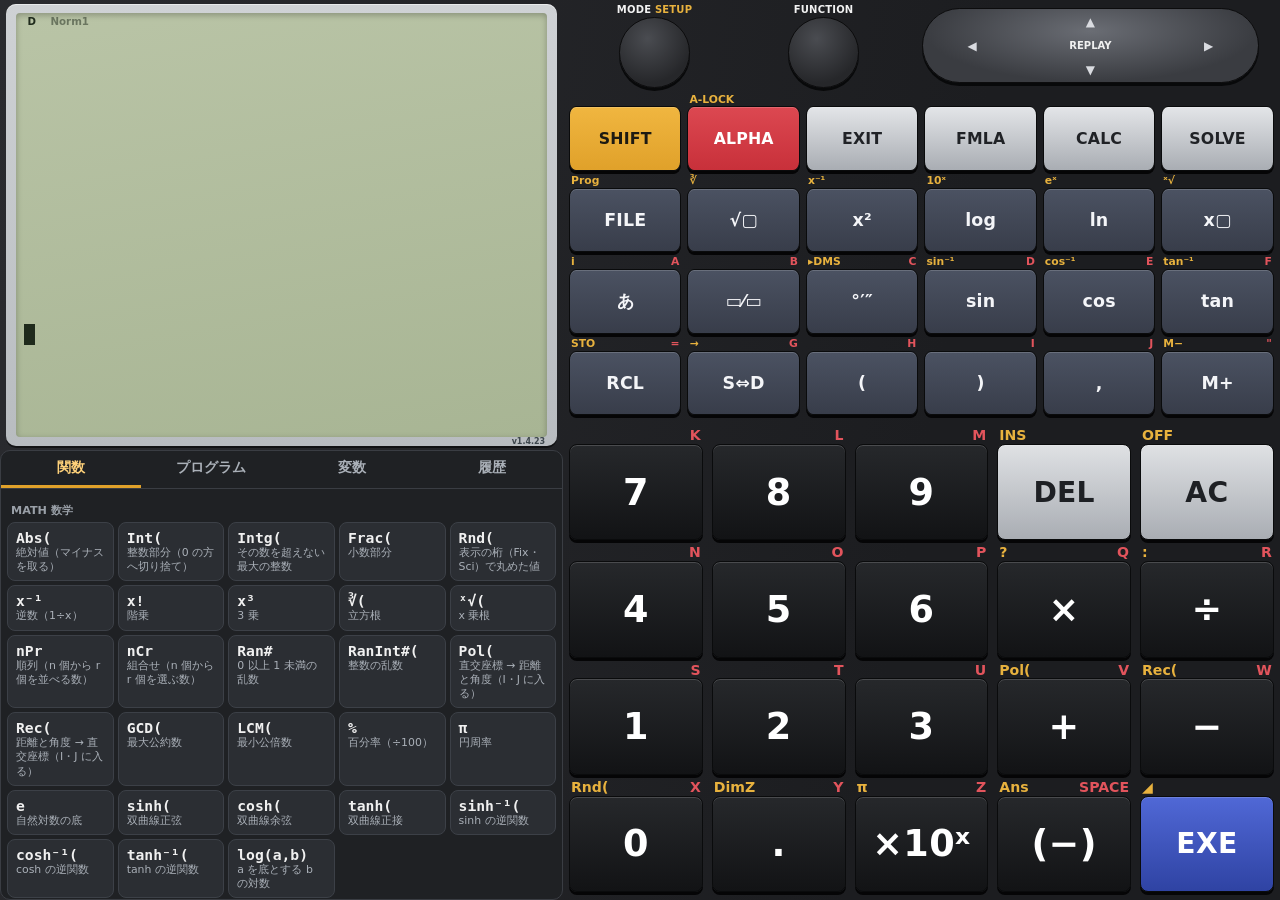
<file: index.html>
<!doctype html>
<html lang="ja" class="calculator-page">
<head>
<meta charset="utf-8">
<meta name="viewport" content="width=device-width,initial-scale=1,viewport-fit=cover,user-scalable=no">
<meta name="theme-color" content="#1b1c1f">
<meta name="apple-mobile-web-app-capable" content="yes">
<title>プログラム関数電卓</title>
<link rel="manifest" href="manifest.webmanifest">
<link rel="icon" href="icon.svg" type="image/svg+xml">
<link rel="apple-touch-icon" href="icon-192.png">
<link rel="stylesheet" href="style.css?v=1.4.23">
<script defer src="engine.js?v=1.4.23"></script>
<script defer src="angle.js?v=1.4.23"></script>
<script defer src="basic.js?v=1.4.23"></script>
<script defer src="formulas.js?v=1.4.23"></script>
<script defer src="import.js?v=1.4.23"></script>
<script defer src="cclwrite.js?v=1.4.23"></script>
<script defer src="complete.js?v=1.4.23"></script>
<script defer src="dialog.js?v=1.4.23"></script>
<script defer src="layout.js?v=1.4.23"></script>
<script defer src="store.js?v=1.4.23"></script>
<script defer src="pickxy.js?v=1.4.23"></script>
<script defer src="proginfo.js?v=1.4.23"></script>
<script defer src="sokusetsu.js?v=1.4.23"></script>
<script defer src="senkei.js?v=1.4.23"></script>
<script defer src="flick.js?v=1.4.23"></script>
<script defer src="curveview.js?v=1.4.23"></script>
<script defer src="curveapp.js?v=1.4.23"></script>
<script defer src="app.js?v=1.4.23"></script>
</head>
<body>
<main class="calc" id="calc" aria-label="プログラム関数電卓">
  <div class="blk blk-lcd" data-blk="lcd">
  <div class="bezel">
    <div id="lcd" class="lcd">
      <div id="ind" class="ind"></div>
      <div id="screen" class="screen" aria-live="polite"></div>
      <textarea id="editor" class="editor" hidden spellcheck="false" autocapitalize="off" autocomplete="off" autocorrect="off" inputmode="none" aria-label="プログラム編集"></textarea>
    </div>
    <span id="ver" class="ver"></span>
    <div id="lcdResize" class="lcd-resize" role="separator" tabindex="0" aria-orientation="horizontal"
      aria-label="ディスプレイの高さ" aria-controls="screen" title="ドラッグまたは上下キーでディスプレイの高さを変更"></div>
  </div>
  <div class="bar">
    <button type="button" id="kbdBtn" class="mini" hidden>キーボードで編集</button>
    <div id="cands" class="cands" hidden aria-label="入力候補"></div>
  </div>
  <div id="inputBar" class="input-bar" hidden>
    <button type="button" class="ib-btn" data-im="kana">日本語</button>
    <span class="ib-sep">▶</span>
    <button type="button" class="ib-btn" data-im="alnum">ALPHA</button>
    <span class="ib-sep">▶</span>
    <button type="button" class="ib-btn" data-im="num">数字</button>
    <button type="button" class="ib-cycle" data-im="next">切替</button>
  </div>
  </div>
  <div class="blk blk-upper" data-blk="upper">
  <div class="top">
    <div class="round">
      <span class="lab">MODE <em>SETUP</em></span>
      <button type="button" class="rkey" data-k="MODE" aria-label="MODE"></button>
    </div>
    <div class="round r2">
      <span class="lab">FUNCTION</span>
      <button type="button" class="rkey" data-k="FUNC" aria-label="FUNCTION"></button>
    </div>
    <div class="pad" aria-label="カーソル">
      <button type="button" class="p-up" data-k="UP" aria-label="上">▲</button>
      <button type="button" class="p-left" data-k="LEFT" aria-label="左">◀</button>
      <span class="replay">REPLAY</span>
      <button type="button" class="p-right" data-k="RIGHT" aria-label="右">▶</button>
      <button type="button" class="p-down" data-k="DOWN" aria-label="下">▼</button>
    </div>
  </div>
  <div id="fkeys" class="keypad fkeys"></div>
  </div>
  <div class="blk blk-nkeys" data-blk="nkeys">
  <div id="nkeys" class="keypad nkeys"></div>
  </div>
  <div class="blk blk-tabs" data-blk="tabs" hidden>
    <div class="tabs-head" role="tablist">
      <button type="button" data-tab="fn" class="on">関数</button>
      <button type="button" data-tab="prog">プログラム</button>
      <button type="button" data-tab="var">変数</button>
      <button type="button" data-tab="hist">履歴</button>
    </div>
    <div id="tabsBody" class="tabs-body"></div>
  </div>
</main>
<input type="file" id="fileIn" hidden>
<input type="text" id="kbd" class="kbd" autocapitalize="characters" autocomplete="off" aria-label="名前入力">
<div id="toast" class="toast" role="status"></div>
</body>
</html>
</file>
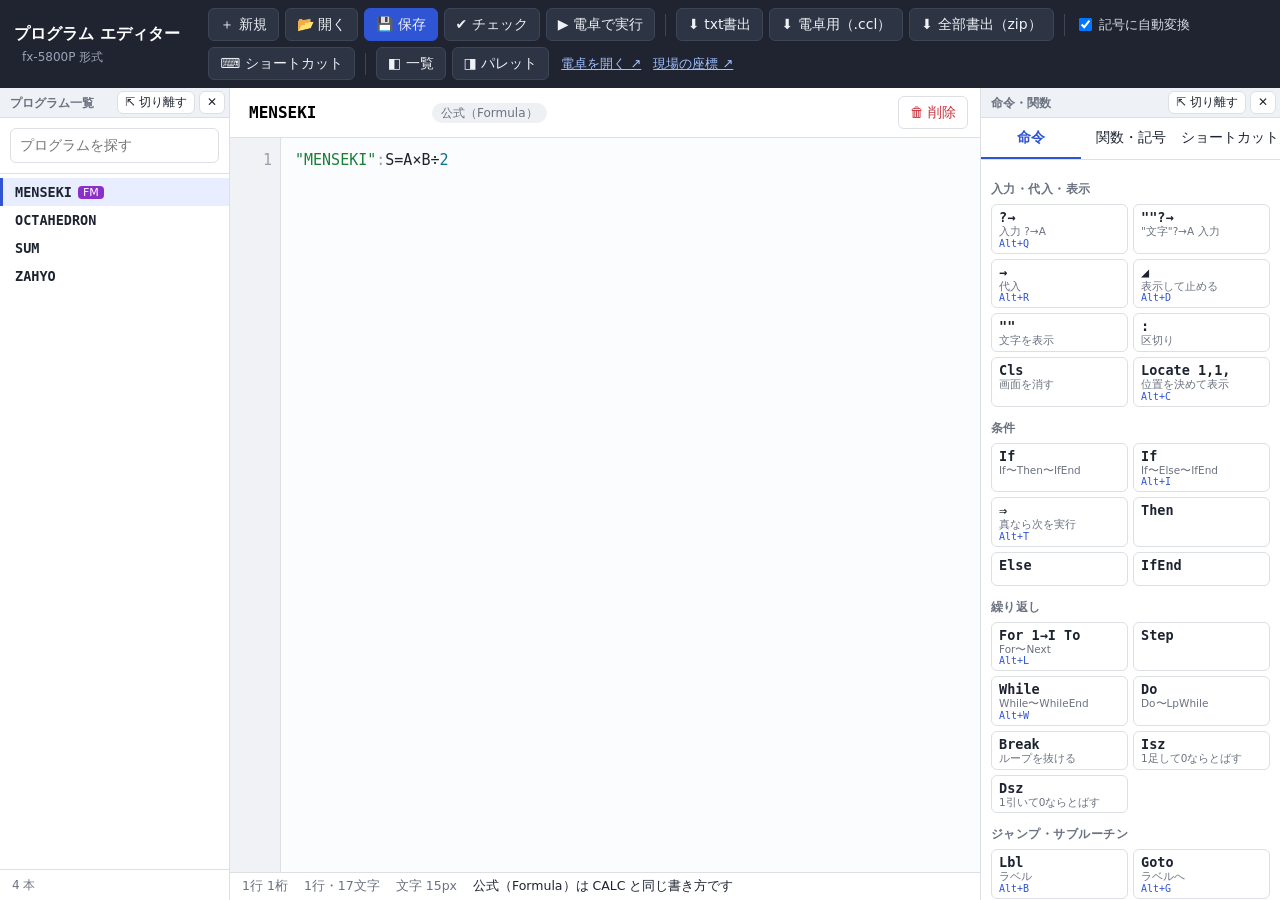
<file: editor.html>
﻿<!doctype html>
<html lang="ja">
<head>
<meta charset="utf-8">
<meta name="viewport" content="width=device-width,initial-scale=1">
<title>プログラム エディター</title>
<link rel="icon" href="icon.svg" type="image/svg+xml">
<link rel="stylesheet" href="editor.css?v=1.4.22">
<script defer src="engine.js?v=1.4.22"></script>
<script defer src="basic.js?v=1.4.22"></script>
<script defer src="import.js?v=1.4.22"></script>
<script defer src="complete.js?v=1.4.22"></script>
<script defer src="zip.js?v=1.4.22"></script>
<script defer src="cclwrite.js?v=1.4.22"></script>
<script defer src="proginfo.js?v=1.4.22"></script>
<script defer src="sokusetsu.js?v=1.4.22"></script>
<script defer src="senkei.js?v=1.4.22"></script>
<script defer src="editor.js?v=1.4.22"></script>
</head>
<body>
<header class="top">
  <div class="title"><b>プログラム エディター</b><span class="sub">fx-5800P 形式</span></div>
  <div class="tools">
    <button type="button" id="bNew" title="新しいプログラム（Ctrl+Alt+N）">＋ 新規</button>
    <button type="button" id="bOpen" title="txt・ccl・cce を開く（Ctrl+O）">📂 開く</button>
    <button type="button" id="bSave" class="primary" title="保存（Ctrl+S）">💾 保存</button>
    <button type="button" id="bCheck" title="文法チェック（F7）">✔ チェック</button>
    <button type="button" id="bRun" title="電卓で実行（F5）">▶ 電卓で実行</button>
    <span class="sep"></span>
    <button type="button" id="bExport" title="CcEditor 用 txt で書き出し（Ctrl+Shift+S）">⬇ txt書出</button>
    <button type="button" id="bCcl" title="電卓（実機）へ CcLinker で送れる .ccl で書き出し">⬇ 電卓用（.ccl）</button>
    <button type="button" id="bExportAll" title="全部を txt と .ccl にして zip 1 つにまとめて書き出し">⬇ 全部書出（zip）</button>
    <span class="sep"></span>
    <label class="opt" title="-> → など、打った文字をその場で記号に変える"><input type="checkbox" id="optAuto" checked> 記号に自動変換</label>
    <button type="button" id="bKeys" title="ショートカット一覧（F1）">⌨ ショートカット</button>
    <span class="sep"></span>
    <button type="button" id="tSide" class="ptoggle" title="左の「プログラム一覧」を出す・隠す">◧ 一覧</button>
    <button type="button" id="tPal" class="ptoggle" title="右の「命令・関数」を出す・隠す">◨ パレット</button>
    <a class="calc-link" href="./" target="fx5800p-calc">電卓を開く ↗</a>
    <a class="calc-link" href="genba.html" target="fx5800p-genba">現場の座標 ↗</a>
  </div>
</header>

<div class="main">
  <aside class="side panel" id="sidePanel" data-panel="side">
    <div class="phead"><b>プログラム一覧</b><span class="grow"></span>
      <button type="button" class="pbtn" data-pact="float" title="この窓を切り離して、好きな場所へ動かす">⇱ 切り離す</button>
      <button type="button" class="pbtn" data-pact="hide" title="この窓を隠す（上の「一覧」で戻せる）">✕</button></div>
    <div class="side-head">
      <input type="search" id="search" placeholder="プログラムを探す" aria-label="プログラムを探す">
    </div>
    <div id="newBox" class="newbox" hidden>
      <label>名前 <input id="newName" maxlength="12" placeholder="例 ZAHYO" autocomplete="off"></label>
      <div class="modes"><label><input type="radio" name="newMode" value="COMP" checked> 通常（COMP）</label><label><input type="radio" name="newMode" value="Formula"> 公式（Formula）</label></div>
      <div class="row"><button type="button" id="newOk" class="primary">作る</button><button type="button" id="newCancel">やめる</button></div>
      <p id="newErr" class="err"></p>
    </div>
    <ul id="list" class="list" aria-label="プログラム一覧"></ul>
    <div class="side-foot"><span id="count"></span></div>
  </aside>

  <section class="center">
    <div class="tabbar">
      <input id="pName" class="pname" maxlength="12" aria-label="プログラム名" spellcheck="false">
      <span id="pMode" class="badge"></span>
      <span id="dirty" class="dirty" hidden>● 未保存</span>
      <span class="grow"></span>
      <button type="button" id="bDelete" class="danger" title="このプログラムを削除">🗑 削除</button>
    </div>
    <div id="delBox" class="delbox" hidden>このプログラムを削除しますか？（元に戻せません）
      <button type="button" id="delYes" class="danger">削除する</button><button type="button" id="delNo">やめる</button></div>
    <div class="code" id="codeWrap">
      <div class="gutter" id="gutter" aria-hidden="true"></div>
      <div class="area">
        <pre class="hl" id="hl" aria-hidden="true"></pre>
        <textarea id="src" spellcheck="false" autocapitalize="off" autocomplete="off" wrap="off" aria-label="プログラム"></textarea>
        <div id="ac" class="ac" hidden role="listbox" aria-label="入力候補"></div>
      </div>
    </div>
    <div class="status">
      <span id="pos">1行 1桁</span>
      <span id="size"></span>
      <span id="fsz" class="fsz" title="Ctrl＋ホイールで文字の大きさを変える（Ctrl＋0 で元に戻す）。押すと元の大きさ"></span>
      <span id="msg" class="msg"></span>
    </div>
  </section>

  <aside class="palette panel" id="palette" data-panel="pal">
    <div class="phead"><b>命令・関数</b><span class="grow"></span>
      <button type="button" class="pbtn" data-pact="float" title="この窓を切り離して、好きな場所へ動かす">⇱ 切り離す</button>
      <button type="button" class="pbtn" data-pact="hide" title="この窓を隠す（上の「パレット」で戻せる）">✕</button></div>
    <div class="pal-tabs">
      <button type="button" data-pal="cmd" class="on">命令</button>
      <button type="button" data-pal="fn">関数・記号</button>
      <button type="button" data-pal="keys">ショートカット</button>
    </div>
    <div id="pal" class="pal-body"></div>
  </aside>
</div>
<input type="file" id="fileIn" hidden multiple accept=".txt,.bas,.ccl,.cce,text/plain">
<div id="toast" class="toast" role="status"></div>
</body>
</html>
</file>
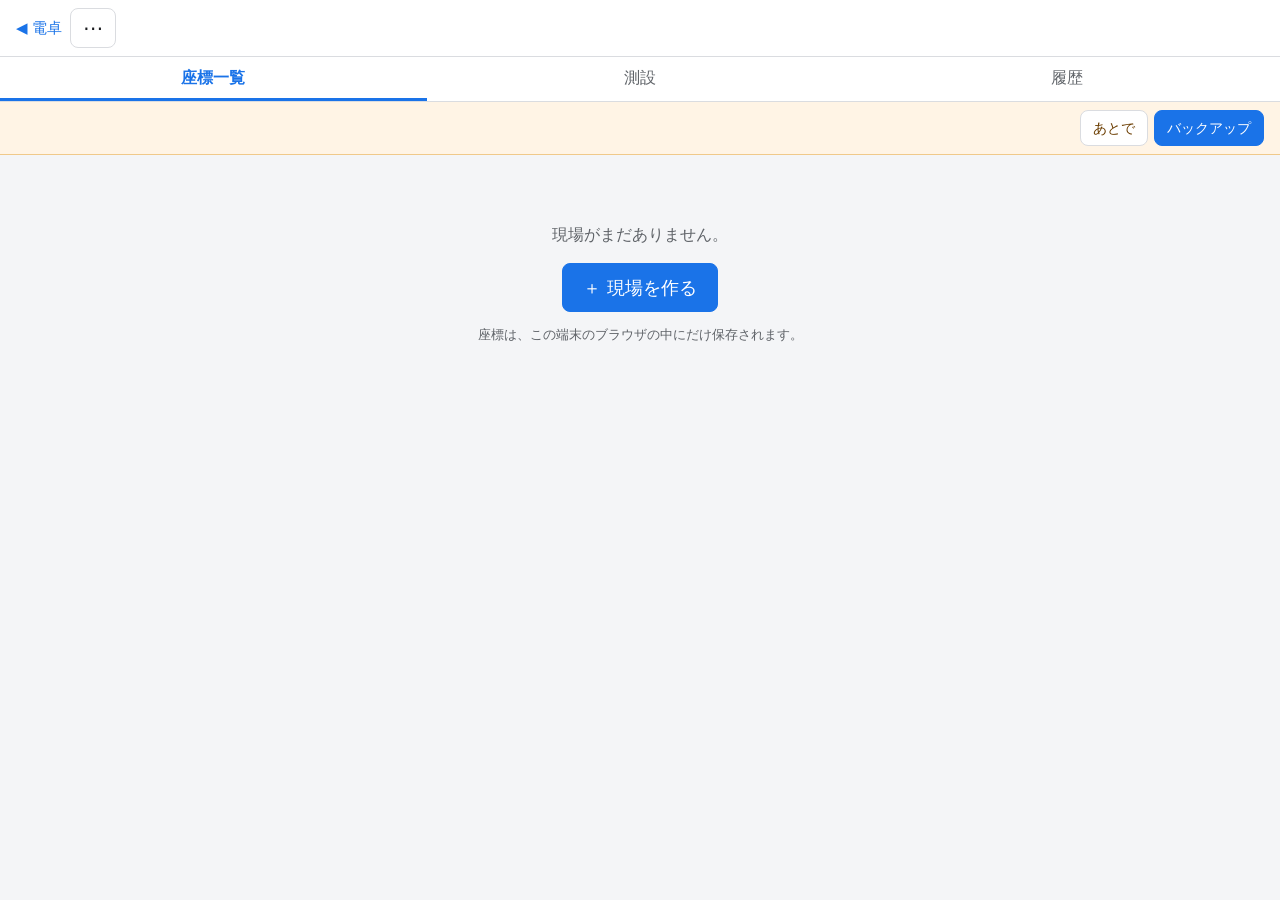
<file: genba.html>
﻿<!doctype html>
<html lang="ja">
<head>
<meta charset="utf-8">
<meta name="viewport" content="width=device-width,initial-scale=1,viewport-fit=cover">
<meta name="theme-color" content="#1b1c1f">
<meta name="apple-mobile-web-app-capable" content="yes">
<title>現場の座標</title>
<link rel="manifest" href="manifest.webmanifest">
<link rel="icon" href="icon.svg" type="image/svg+xml">
<link rel="apple-touch-icon" href="icon-192.png">
<link rel="stylesheet" href="genba.css?v=1.4.22">
<script defer src="angle.js?v=1.4.22"></script>
<script defer src="geo.js?v=1.4.22"></script>
<script defer src="points.js?v=1.4.22"></script>
<script defer src="store.js?v=1.4.22"></script>
<script defer src="dialog.js?v=1.4.22"></script>
<script defer src="proginfo.js?v=1.4.22"></script>
<script defer src="sokusetsu.js?v=1.4.22"></script>
<script defer src="plot.js?v=1.4.22"></script>
<script defer src="import.js?v=1.4.22"></script>
<script defer src="cclwrite.js?v=1.4.22"></script>
<script defer src="zip.js?v=1.4.22"></script>
<script defer src="senkei.js?v=1.4.22"></script>
<script defer src="genba.js?v=1.4.22"></script>
<script defer src="genba-calc.js?v=1.4.22"></script>
</head>
<body>
<header class="top">
  <a class="back" href="./" title="電卓へ戻る">◀ 電卓</a>
  <select id="site" class="site" aria-label="現場を選ぶ"></select>
  <button type="button" id="siteMenu" class="icon" aria-haspopup="menu" aria-expanded="false" title="現場のメニュー">⋯</button>
</header>

<nav class="tabs" role="tablist">
  <button type="button" role="tab" data-tab="pts" class="on">座標一覧</button>
  <button type="button" role="tab" data-tab="calc">測設</button>
  <button type="button" role="tab" data-tab="hist">履歴</button>
</nav>

<div id="backupNote" class="note-bar" hidden role="status">
  <span id="backupMsg"></span>
  <span class="note-btns"><button type="button" id="backupLater">あとで</button><button type="button" id="backupNow" class="primary">バックアップ</button></span>
</div>
<main>
  <section id="tab-pts" class="tab">
    <div id="noSite" class="empty" hidden>
      <p>現場がまだありません。</p>
      <button type="button" id="firstSite" class="primary big">＋ 現場を作る</button>
      <p class="small">座標は、この端末のブラウザの中にだけ保存されます。</p>
    </div>
    <div id="ptsView" hidden>
      <div class="search">
        <input type="search" id="q" placeholder="点名で探す（数字だけでも可）" aria-label="点名で探す" autocomplete="off" enterkeyhint="search">
        <select id="sort" aria-label="並べ方">
          <option value="order">登録順</option>
          <option value="name">名前順</option>
        </select>
      </div>
      <div id="kinds" class="chips" role="group" aria-label="種類で絞る"></div>
      <div class="bar">
        <span id="count" class="count"></span>
        <span class="grow"></span>
        <button type="button" id="add">＋ 追加</button>
        <button type="button" id="imp">取り込み</button>
        <button type="button" id="exp" aria-haspopup="menu">書き出し</button>
      </div>
      <ul id="list" class="list" aria-label="座標一覧"></ul>
      <button type="button" id="more" class="more" hidden>さらに表示</button>
    </div>
  </section>
  <section id="tab-calc" class="tab" hidden>
    <div id="calcNoSite" class="empty" hidden><p>先に「座標一覧」で現場を作ってください。</p></div>
    <div id="calcView"></div>
  </section>
  <section id="tab-hist" class="tab" hidden>
    <div class="bar">
      <span id="histCount" class="count"></span>
      <span class="grow"></span>
      <button type="button" id="histCsv">CSV 書出</button>
    </div>
    <ul id="histList" class="list" aria-label="計算の履歴"></ul>
  </section>
</main>
<input type="file" id="fileIn" hidden>
<div id="toast" class="toast" role="status"></div>
</body>
</html>
</file>
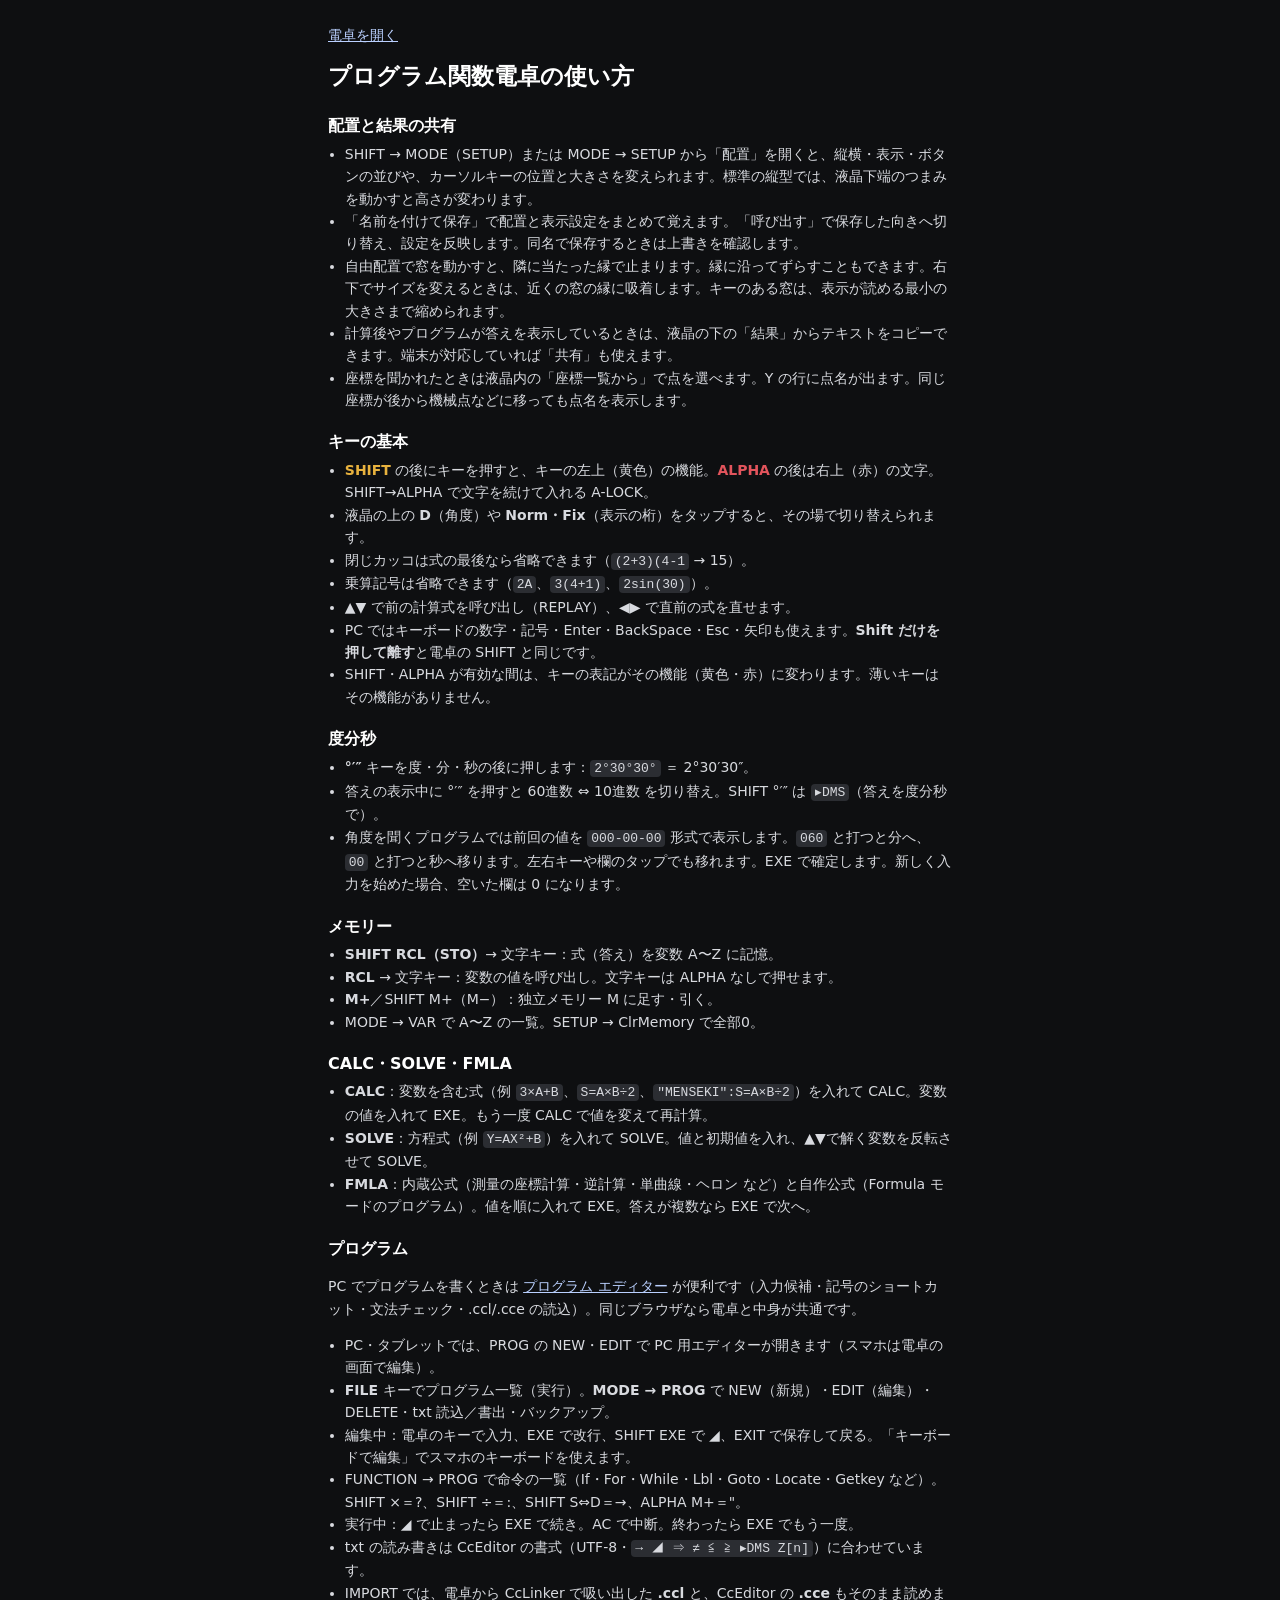
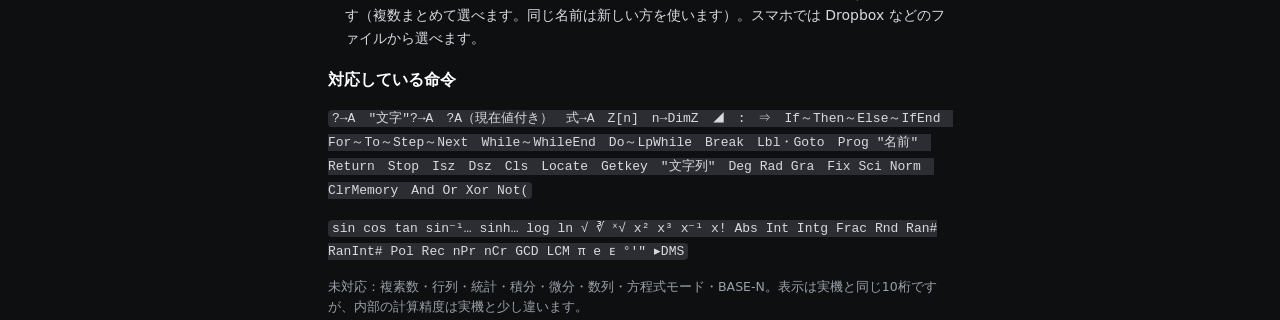
<file: help.html>
﻿<!doctype html>
<html lang="ja">
<head>
<meta charset="utf-8">
<meta name="viewport" content="width=device-width,initial-scale=1">
<title>プログラム関数電卓の使い方</title>
<link rel="stylesheet" href="style.css?v=1.4.22">
</head>
<body>
<main class="help">
<a href="./">電卓を開く</a>
<h1>プログラム関数電卓の使い方</h1>
<h2>配置と結果の共有</h2>
<ul>
<li>SHIFT → MODE（SETUP）または MODE → SETUP から「配置」を開くと、縦横・表示・ボタンの並びや、カーソルキーの位置と大きさを変えられます。標準の縦型では、液晶下端のつまみを動かすと高さが変わります。</li>
<li>「名前を付けて保存」で配置と表示設定をまとめて覚えます。「呼び出す」で保存した向きへ切り替え、設定を反映します。同名で保存するときは上書きを確認します。</li>
<li>自由配置で窓を動かすと、隣に当たった縁で止まります。縁に沿ってずらすこともできます。右下でサイズを変えるときは、近くの窓の縁に吸着します。キーのある窓は、表示が読める最小の大きさまで縮められます。</li>
<li>計算後やプログラムが答えを表示しているときは、液晶の下の「結果」からテキストをコピーできます。端末が対応していれば「共有」も使えます。</li>
<li>座標を聞かれたときは液晶内の「座標一覧から」で点を選べます。Y の行に点名が出ます。同じ座標が後から機械点などに移っても点名を表示します。</li>
</ul>
<h2>キーの基本</h2>
<ul>
<li><b class="y">SHIFT</b> の後にキーを押すと、キーの左上（黄色）の機能。<b class="r">ALPHA</b> の後は右上（赤）の文字。SHIFT→ALPHA で文字を続けて入れる A-LOCK。</li>
<li>液晶の上の <b>D</b>（角度）や <b>Norm・Fix</b>（表示の桁）をタップすると、その場で切り替えられます。</li>
<li>閉じカッコは式の最後なら省略できます（<code>(2+3)(4-1</code> → 15）。</li>
<li>乗算記号は省略できます（<code>2A</code>、<code>3(4+1)</code>、<code>2sin(30)</code>）。</li>
<li>▲▼ で前の計算式を呼び出し（REPLAY）、◀▶ で直前の式を直せます。</li>
<li>PC ではキーボードの数字・記号・Enter・BackSpace・Esc・矢印も使えます。<b>Shift だけを押して離す</b>と電卓の SHIFT と同じです。</li>
<li>SHIFT・ALPHA が有効な間は、キーの表記がその機能（黄色・赤）に変わります。薄いキーはその機能がありません。</li>
</ul>
<h2>度分秒</h2>
<ul>
<li><b>°′″</b> キーを度・分・秒の後に押します：<code>2°30°30°</code> ＝ 2°30′30″。</li>
<li>答えの表示中に °′″ を押すと 60進数 ⇔ 10進数 を切り替え。SHIFT °′″ は <code>▸DMS</code>（答えを度分秒で）。</li>
<li>角度を聞くプログラムでは前回の値を <code>000-00-00</code> 形式で表示します。<code>060</code> と打つと分へ、<code>00</code> と打つと秒へ移ります。左右キーや欄のタップでも移れます。EXE で確定します。新しく入力を始めた場合、空いた欄は 0 になります。</li>
</ul>
<h2>メモリー</h2>
<ul>
<li><b>SHIFT RCL（STO）</b>→ 文字キー：式（答え）を変数 A〜Z に記憶。</li>
<li><b>RCL</b> → 文字キー：変数の値を呼び出し。文字キーは ALPHA なしで押せます。</li>
<li><b>M+</b>／SHIFT M+（M−）：独立メモリー M に足す・引く。</li>
<li>MODE → VAR で A〜Z の一覧。SETUP → ClrMemory で全部0。</li>
</ul>
<h2>CALC・SOLVE・FMLA</h2>
<ul>
<li><b>CALC</b>：変数を含む式（例 <code>3×A+B</code>、<code>S=A×B÷2</code>、<code>"MENSEKI":S=A×B÷2</code>）を入れて CALC。変数の値を入れて EXE。もう一度 CALC で値を変えて再計算。</li>
<li><b>SOLVE</b>：方程式（例 <code>Y=AX²+B</code>）を入れて SOLVE。値と初期値を入れ、▲▼で解く変数を反転させて SOLVE。</li>
<li><b>FMLA</b>：内蔵公式（測量の座標計算・逆計算・単曲線・ヘロン など）と自作公式（Formula モードのプログラム）。値を順に入れて EXE。答えが複数なら EXE で次へ。</li>
</ul>
<h2>プログラム</h2>
<p class="pc-edit">PC でプログラムを書くときは <a href="editor.html" target="_blank">プログラム エディター</a> が便利です（入力候補・記号のショートカット・文法チェック・.ccl/.cce の読込）。同じブラウザなら電卓と中身が共通です。</p>
<ul>
<li>PC・タブレットでは、PROG の NEW・EDIT で PC 用エディターが開きます（スマホは電卓の画面で編集）。</li>
<li><b>FILE</b> キーでプログラム一覧（実行）。<b>MODE → PROG</b> で NEW（新規）・EDIT（編集）・DELETE・txt 読込／書出・バックアップ。</li>
<li>編集中：電卓のキーで入力、EXE で改行、SHIFT EXE で ◢、EXIT で保存して戻る。「キーボードで編集」でスマホのキーボードを使えます。</li>
<li>FUNCTION → PROG で命令の一覧（If・For・While・Lbl・Goto・Locate・Getkey など）。SHIFT ×＝?、SHIFT ÷＝:、SHIFT S⇔D＝→、ALPHA M+＝"。</li>
<li>実行中：◢ で止まったら EXE で続き。AC で中断。終わったら EXE でもう一度。</li>
<li>txt の読み書きは CcEditor の書式（UTF-8・<code>→ ◢ ⇒ ≠ ≦ ≧ ▸DMS Z[n]</code>）に合わせています。</li>
<li>IMPORT では、電卓から CcLinker で吸い出した <b>.ccl</b> と、CcEditor の <b>.cce</b> もそのまま読めます（複数まとめて選べます。同じ名前は新しい方を使います）。スマホでは Dropbox などのファイルから選べます。</li>
</ul>
<h2>対応している命令</h2>
<p><code>?→A　"文字"?→A　?A（現在値付き）　式→A　Z[n]　n→DimZ　◢　:　⇒　If～Then～Else～IfEnd　For～To～Step～Next　While～WhileEnd　Do～LpWhile　Break　Lbl・Goto　Prog "名前"　Return　Stop　Isz　Dsz　Cls　Locate　Getkey　"文字列"　Deg Rad Gra　Fix Sci Norm　ClrMemory　And Or Xor Not(</code></p>
<p><code>sin cos tan sin⁻¹… sinh… log ln √ ∛ ˣ√ x² x³ x⁻¹ x! Abs Int Intg Frac Rnd Ran# RanInt# Pol Rec nPr nCr GCD LCM π e ᴇ °′″ ▸DMS</code></p>
<p class="note">未対応：複素数・行列・統計・積分・微分・数列・方程式モード・BASE-N。表示は実機と同じ10桁ですが、内部の計算精度は実機と少し違います。</p>
</main>
</body>
</html>
</file>
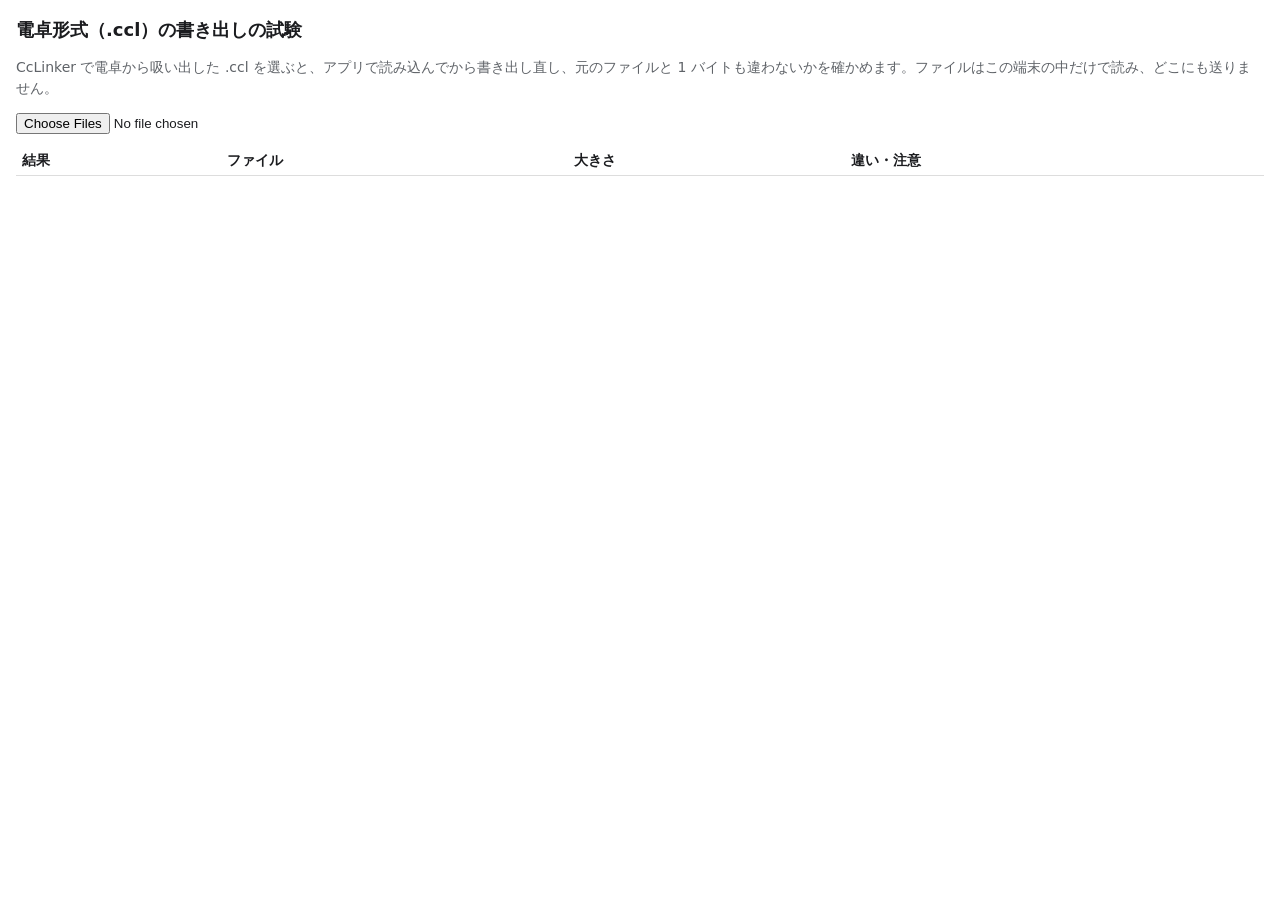
<file: test-ccl.html>
<!doctype html>
<html lang="ja">
<head>
<meta charset="utf-8">
<meta name="viewport" content="width=device-width,initial-scale=1">
<title>電卓形式の試験</title>
<style>
  :root { --bg: #fff; --fg: #1b1c1f; --ok: #1a7f37; --ng: #c62828; --line: #ddd; --sub: #5f6368; }
  @media (prefers-color-scheme: dark) { :root { --bg: #1b1c1f; --fg: #e8e8e8; --ok: #5cc879; --ng: #ff7b72; --line: #333; --sub: #9aa0a6; } }
  body { margin: 0; padding: 16px; background: var(--bg); color: var(--fg); font: 14px/1.5 system-ui, sans-serif; }
  h1 { font-size: 18px; margin: 0 0 8px; }
  p { color: var(--sub); }
  #sum { font-size: 16px; font-weight: bold; margin: 12px 0; }
  table { border-collapse: collapse; width: 100%; }
  td, th { border-bottom: 1px solid var(--line); padding: 4px 6px; text-align: left; vertical-align: top; word-break: break-all; }
  .ok { color: var(--ok); } .ng { color: var(--ng); font-weight: bold; }
  pre { margin: 0; white-space: pre-wrap; font-size: 12px; }
</style>
<script src="import.js"></script>
<script src="points.js"></script>
<script src="cclwrite.js"></script>
</head>
<body>
<h1>電卓形式（.ccl）の書き出しの試験</h1>
<p>CcLinker で電卓から吸い出した .ccl を選ぶと、アプリで読み込んでから書き出し直し、元のファイルと 1 バイトも違わないかを確かめます。ファイルはこの端末の中だけで読み、どこにも送りません。</p>
<input type="file" id="files" multiple accept=".ccl">
<div id="sum"></div>
<table><thead><tr><th>結果</th><th>ファイル</th><th>大きさ</th><th>違い・注意</th></tr></thead><tbody id="rows"></tbody></table>
<script>
(function () {
  'use strict';
  const esc = s => String(s).replace(/[&<>]/g, c => ({ '&': '&amp;', '<': '&lt;', '>': '&gt;' }[c]));
  const hex = a => Array.from(a, b => b.toString(16).padStart(2, '0')).join(' ');
  // 元のバイト列と、読み込み→書き出しのバイト列を比べる
  async function roundTrip(name, buf) {
    const orig = new Uint8Array(buf);
    const dec = FxImport.decodeCcl(buf);
    const r = FxCcl.toCcl({ name: dec.name, mode: dec.mode, source: dec.source, tail: dec.tail });
    let diff = -1;
    for (let i = 0; i < Math.max(orig.length, r.bytes.length); i++) if (orig[i] !== r.bytes[i]) { diff = i; break; }
    return {
      file: name, ok: diff < 0 && !dec.unknown, size: r.size, unknown: dec.unknown,
      note: diff < 0 ? (dec.unknown ? '読めない記号 ' + dec.unknown : '') : diff + ' バイト目から違う\n元　 ' + hex(orig.slice(Math.max(0, diff - 4), diff + 12)) + '\n書出 ' + hex(r.bytes.slice(Math.max(0, diff - 4), diff + 12)),
      problems: r.problems
    };
  }
  async function run(list) {
    const rows = [];
    for (const [name, buf] of list) { try { rows.push(await roundTrip(name, buf)); } catch (e) { rows.push({ file: name, ok: false, note: 'エラー：' + e.message, problems: [] }); } }
    const ng = rows.filter(r => !r.ok).length;
    document.getElementById('sum').innerHTML = ng ? '<span class="ng">✗ ' + ng + ' 本が元と違う</span>（全 ' + rows.length + ' 本）' : '<span class="ok">✓ 全 ' + rows.length + ' 本が元と 1 バイトも違わない</span>';
    document.getElementById('rows').innerHTML = rows.map(r => '<tr><td class="' + (r.ok ? 'ok">✓' : 'ng">✗') + '</td><td>' + esc(r.file) + '</td><td>' + (r.size || '') + '</td><td><pre>' + esc(r.note + (r.problems.length ? '\n' + r.problems.map(p => p.msg).join('\n') : '')) + '</pre></td></tr>').join('');
    window.CCL_RESULT = { total: rows.length, ng, rows };
  }
  document.getElementById('files').addEventListener('change', async e => {
    const list = [];
    for (const f of e.target.files) list.push([f.name, await f.arrayBuffer()]);
    run(list);
  });
  window.runCclTest = run;
})();
</script>
</body>
</html>
</file>
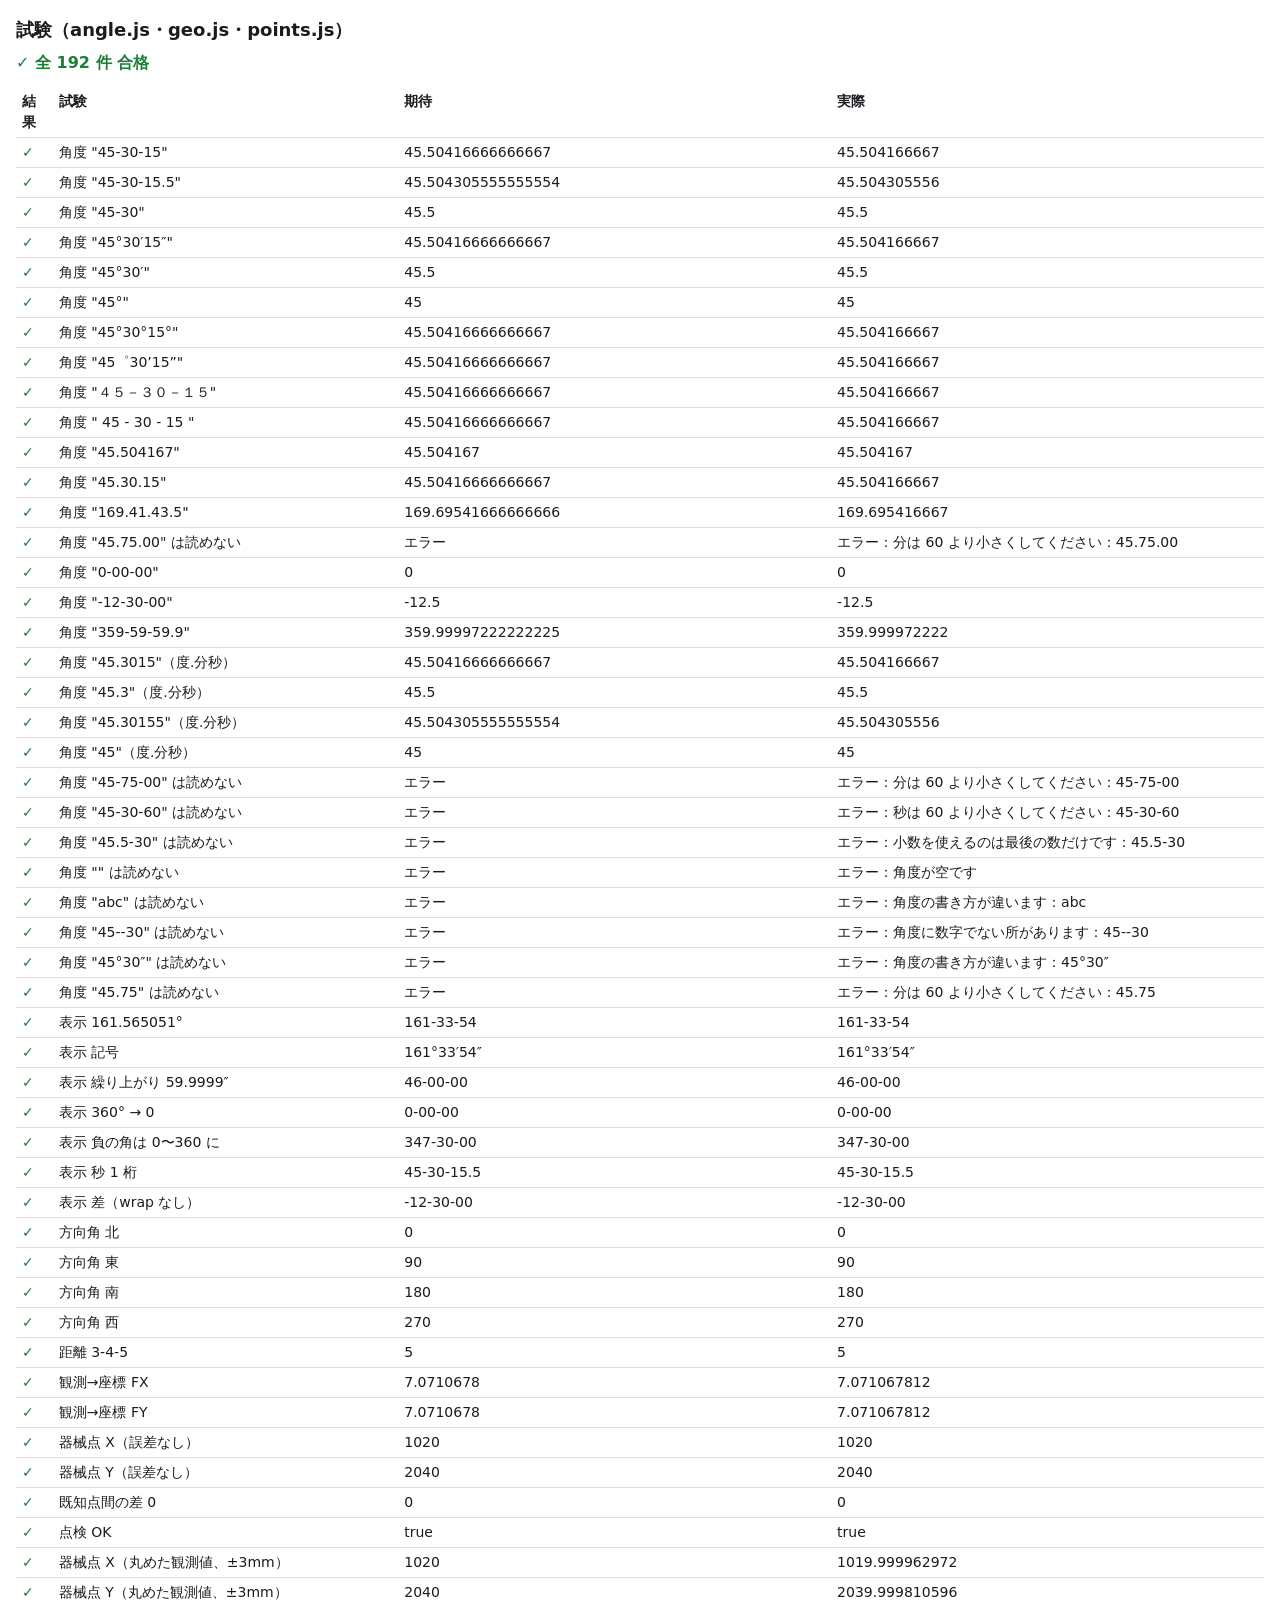
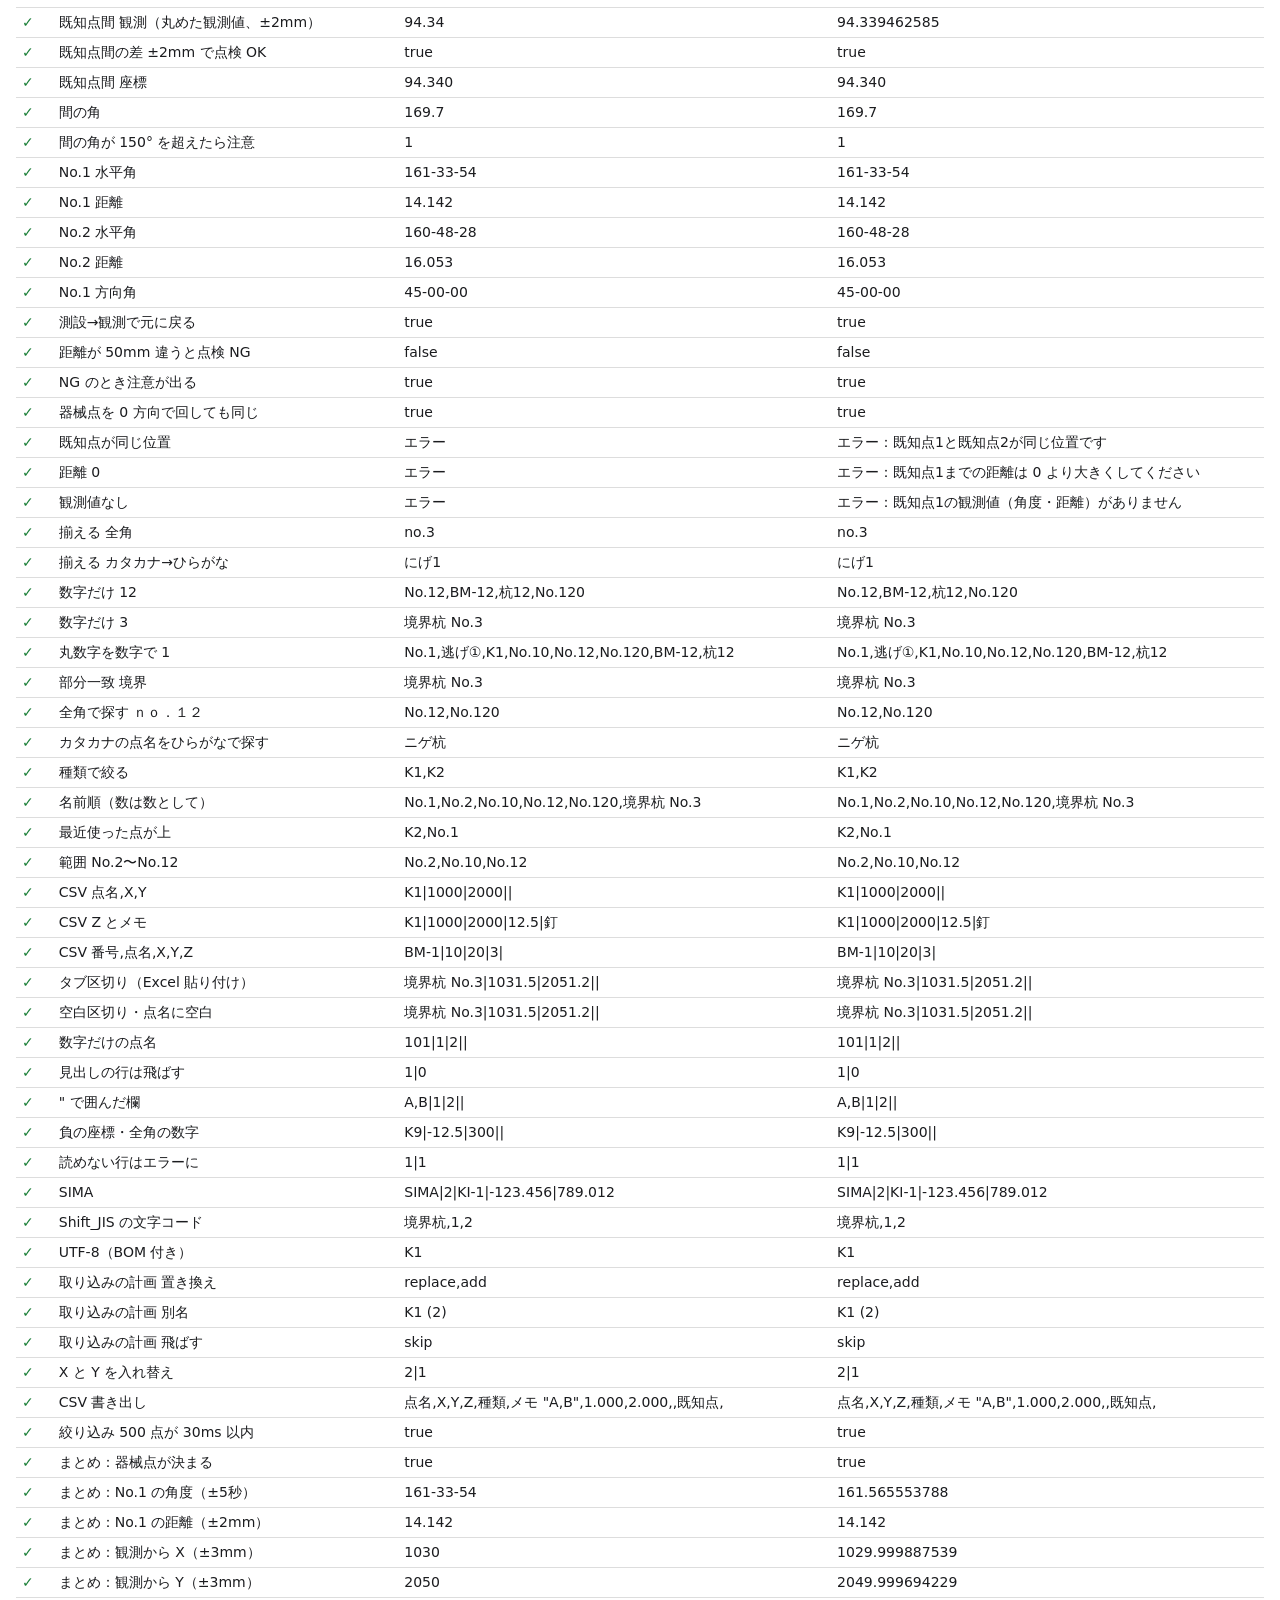
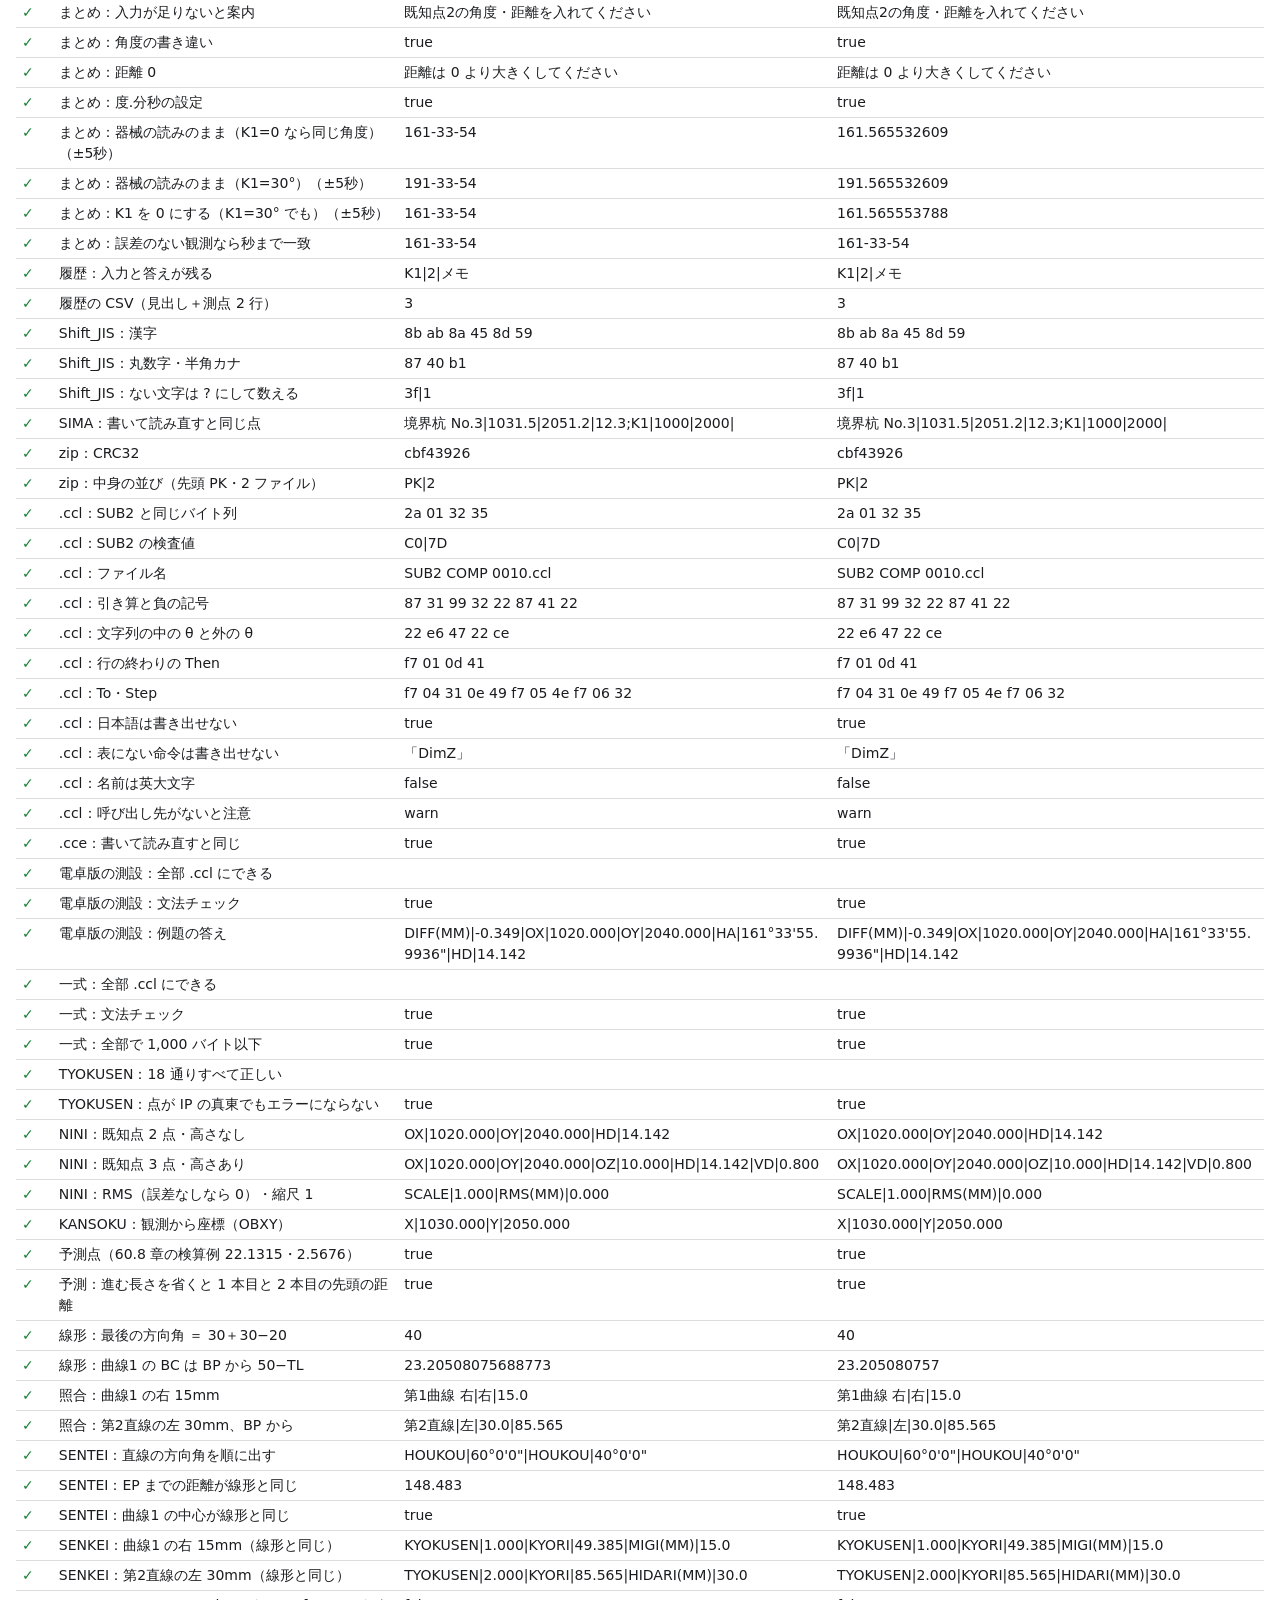
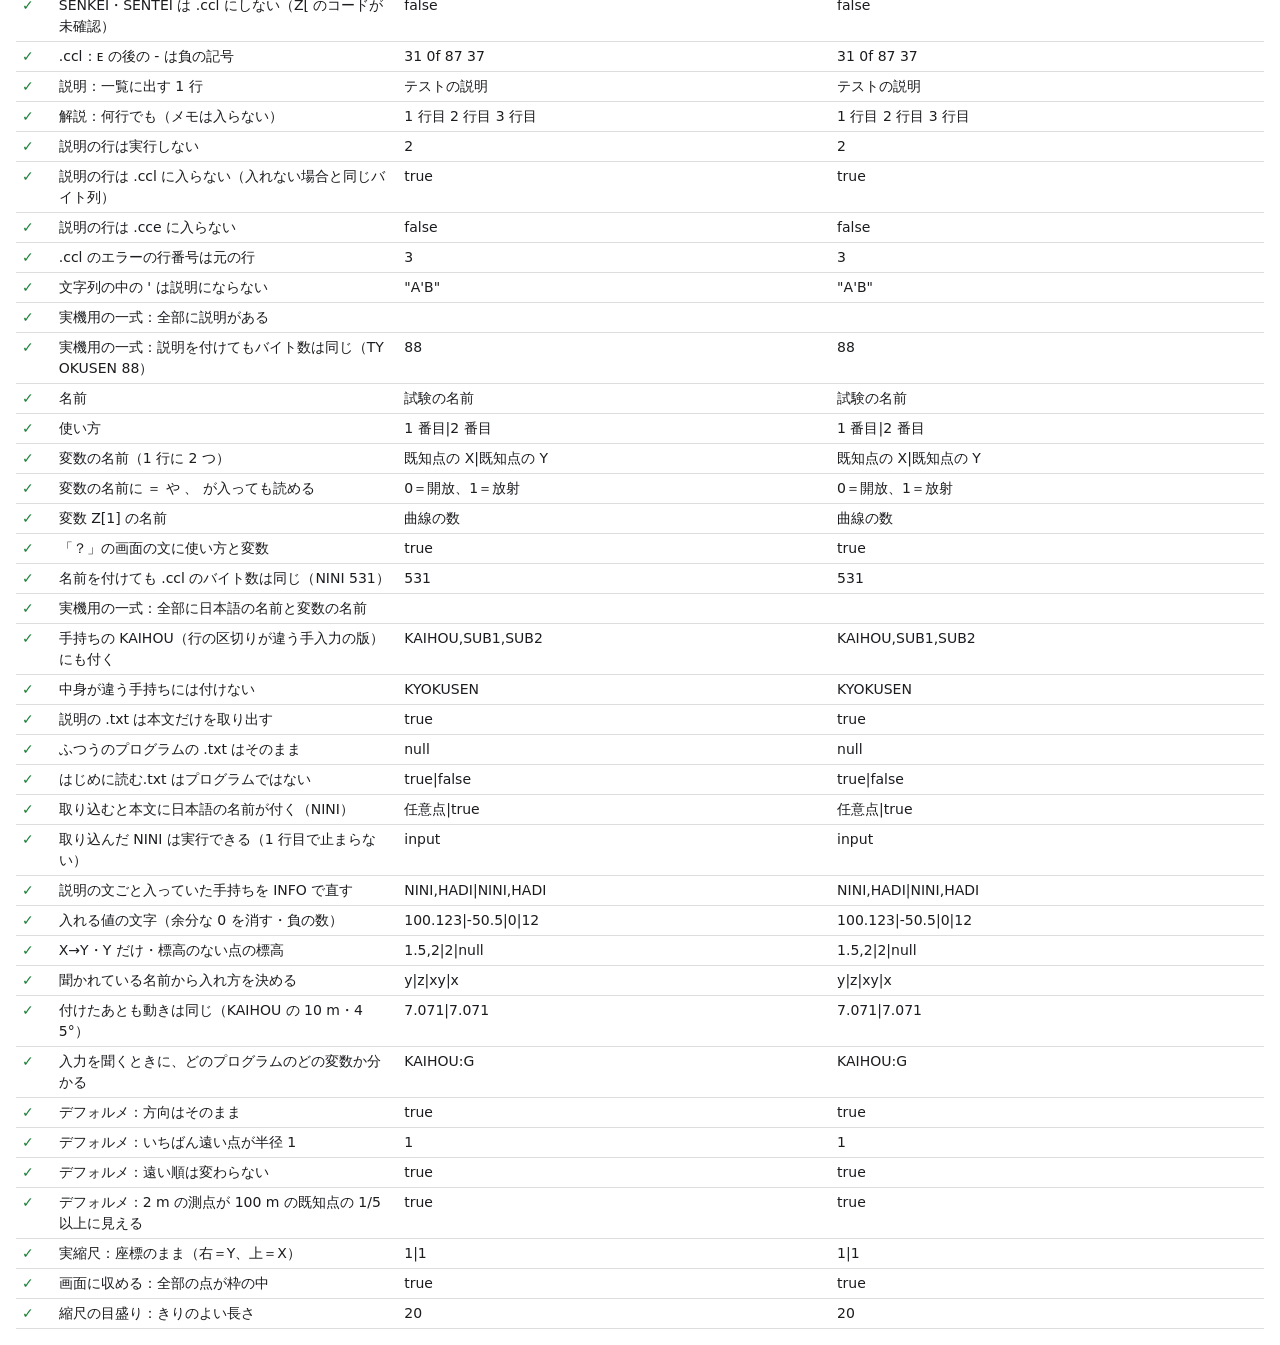
<file: test.html>
<!doctype html>
<html lang="ja">
<head>
<meta charset="utf-8">
<meta name="viewport" content="width=device-width,initial-scale=1">
<title>計算の試験</title>
<style>
  :root { --bg: #fff; --fg: #1b1c1f; --ok: #1a7f37; --ng: #c62828; --line: #ddd; }
  @media (prefers-color-scheme: dark) { :root { --bg: #1b1c1f; --fg: #e8e8e8; --ok: #5cc879; --ng: #ff7b72; --line: #333; } }
  body { margin: 0; padding: 16px; background: var(--bg); color: var(--fg); font: 14px/1.5 system-ui, sans-serif; }
  h1 { font-size: 18px; margin: 0 0 8px; }
  #sum { font-size: 16px; font-weight: bold; margin-bottom: 12px; }
  table { border-collapse: collapse; width: 100%; }
  td, th { border-bottom: 1px solid var(--line); padding: 4px 6px; text-align: left; vertical-align: top; word-break: break-all; }
  .ok { color: var(--ok); } .ng { color: var(--ng); font-weight: bold; }
</style>
<script src="angle.js"></script>
<script src="geo.js"></script>
<script src="points.js"></script>
<script src="proginfo.js"></script>
<script src="sokusetsu.js"></script>
<script src="plot.js"></script>
<script src="zip.js"></script>
<script src="import.js"></script>
<script src="cclwrite.js"></script>
<script src="engine.js"></script>
<script src="basic.js"></script>
<script src="senkei.js"></script>
<script src="pickxy.js"></script>
</head>
<body>
<h1>試験（angle.js・geo.js・points.js）</h1>
<div id="sum"></div>
<table><thead><tr><th>結果</th><th>試験</th><th>期待</th><th>実際</th></tr></thead><tbody id="rows"></tbody></table>
<script>
(function () {
  'use strict';
  const A = FxAngle, G = FxGeo, rows = [];
  const near = (a, b, e) => Math.abs(a - b) <= e;
  function test(name, expect, fn, check) {
    let got, ok;
    try { got = fn(); ok = check ? check(got) : got === expect; }
    catch (e) { got = 'エラー：' + e.message; ok = expect === 'エラー'; }
    rows.push({ ok, name, expect: String(expect), got: typeof got === 'number' ? String(+got.toFixed(9)) : String(got) });
  }
  const deg = (d, m, s) => d + m / 60 + s / 3600;
  const ang = (src, v, opt) => test('角度 ' + JSON.stringify(src) + (opt ? '（度.分秒）' : ''), v, () => A.parse(src, opt), g => near(g, v, 1e-9));
  const bad = (src, opt) => test('角度 ' + JSON.stringify(src) + ' は読めない', 'エラー', () => A.parse(src, opt), () => false);

  // ---- 角度の読み取り（仕様書 2.1） ----
  ang('45-30-15', deg(45, 30, 15));
  ang('45-30-15.5', deg(45, 30, 15.5));
  ang('45-30', deg(45, 30, 0));
  ang('45°30′15″', deg(45, 30, 15));
  ang('45°30′', deg(45, 30, 0));
  ang('45°', 45);
  ang('45°30°15°', deg(45, 30, 15));
  ang('45゜30’15”', deg(45, 30, 15));
  ang('４５－３０－１５', deg(45, 30, 15));
  ang(' 45 - 30 - 15 ', deg(45, 30, 15));
  ang('45.504167', 45.504167);
  ang('45.30.15', deg(45, 30, 15));
  ang('169.41.43.5', deg(169, 41, 43.5));
  bad('45.75.00');
  ang('0-00-00', 0);
  ang('-12-30-00', -deg(12, 30, 0));
  ang('359-59-59.9', deg(359, 59, 59.9));
  ang('45.3015', deg(45, 30, 15), { dmsDot: true });
  ang('45.3', deg(45, 30, 0), { dmsDot: true });
  ang('45.30155', deg(45, 30, 15.5), { dmsDot: true });
  ang('45', 45, { dmsDot: true });
  bad('45-75-00'); bad('45-30-60'); bad('45.5-30'); bad(''); bad('abc'); bad('45--30'); bad('45°30″'); bad('45.75', { dmsDot: true });

  // ---- 角度の表示 ----
  test('表示 161.565051°', '161-33-54', () => A.format(161.5650512));
  test('表示 記号', '161°33′54″', () => A.format(161.5650512, { style: 'symbol' }));
  test('表示 繰り上がり 59.9999″', '46-00-00', () => A.format(deg(45, 59, 59.9999)));
  test('表示 360° → 0', '0-00-00', () => A.format(359.99999999));
  test('表示 負の角は 0〜360 に', '347-30-00', () => A.format(-12.5));
  test('表示 秒 1 桁', '45-30-15.5', () => A.format(deg(45, 30, 15.5), { secDigits: 1 }));
  test('表示 差（wrap なし）', '-12-30-00', () => A.format(-12.5, { wrap: false }));

  // ---- 方向角・距離 ----
  test('方向角 北', 0, () => G.azimuth({ x: 0, y: 0 }, { x: 10, y: 0 }));
  test('方向角 東', 90, () => G.azimuth({ x: 0, y: 0 }, { x: 0, y: 10 }));
  test('方向角 南', 180, () => G.azimuth({ x: 0, y: 0 }, { x: -10, y: 0 }));
  test('方向角 西', 270, () => G.azimuth({ x: 0, y: 0 }, { x: 0, y: -10 }));
  test('距離 3-4-5', 5, () => G.dist({ x: 0, y: 0 }, { x: 3, y: 4 }));

  // ---- KAIHOU と同じ例（後視 B(10,0)、器械 O(0,0)、距離 10、角度 45°） ----
  const O0 = { x: 0, y: 0 }, B0 = { x: 10, y: 0 };
  test('観測→座標 FX', 7.0710678, () => G.observe(O0, G.azimuth(O0, B0), A.parse('45'), 10).x, g => near(g, 7.0710678, 1e-6));
  test('観測→座標 FY', 7.0710678, () => G.observe(O0, G.azimuth(O0, B0), A.parse('45'), 10).y, g => near(g, 7.0710678, 1e-6));

  // ---- 器械点（仕様書 4.4） ----
  const K1 = { x: 1000, y: 2000 }, K2 = { x: 1050, y: 2080 }, TRUE = { x: 1020, y: 2040 };
  // 正しい観測値（K1 を 0 セット）
  const h2 = G.azimuth(TRUE, K2) - G.azimuth(TRUE, K1), s1 = G.dist(TRUE, K1), s2 = G.dist(TRUE, K2);
  const fsExact = G.freeStation(K1, K2, { h: 0, s: s1 }, { h: h2, s: s2 });
  test('器械点 X（誤差なし）', 1020, () => fsExact.station.x, g => near(g, 1020, 1e-6));
  test('器械点 Y（誤差なし）', 2040, () => fsExact.station.y, g => near(g, 2040, 1e-6));
  test('既知点間の差 0', 0, () => fsExact.check.diff, g => near(g, 0, 1e-6));
  test('点検 OK', true, () => fsExact.check.ok);
  // 仕様書の丸めた観測値（169-41-43、44.721、50.000）
  const fs = G.freeStation(K1, K2, { h: A.parse('0-00-00'), s: 44.721 }, { h: A.parse('169-41-43'), s: 50.000 });
  test('器械点 X（丸めた観測値、±3mm）', 1020.000, () => fs.station.x, g => near(g, 1020, 0.003));
  test('器械点 Y（丸めた観測値、±3mm）', 2040.000, () => fs.station.y, g => near(g, 2040, 0.003));
  test('既知点間 観測（丸めた観測値、±2mm）', 94.340, () => fs.check.dObs, g => near(g, 94.3398, 0.002));
  test('既知点間の差 ±2mm で点検 OK', true, () => fs.check.ok);
  test('既知点間 座標', '94.340', () => fs.check.dCoord.toFixed(3));
  test('間の角', '169.7', () => fs.check.between.toFixed(1));
  test('間の角が 150° を超えたら注意', 1, () => fs.warnings.length);

  // ---- 測設（仕様書 5.2） ----
  const ref = G.azimuth(fsExact.station, K1);
  const t1 = G.stakeout(fsExact.station, ref, { x: 1030, y: 2050 });
  const t2 = G.stakeout(fsExact.station, ref, { x: 1031.5, y: 2051.2 });
  test('No.1 水平角', '161-33-54', () => A.format(t1.h));
  test('No.1 距離', '14.142', () => t1.s.toFixed(3));
  test('No.2 水平角', '160-48-28', () => A.format(t2.h));
  test('No.2 距離', '16.053', () => t2.s.toFixed(3));
  test('No.1 方向角', '45-00-00', () => A.format(t1.az));
  // 逆算：測設の角度と距離で観測すると元の座標に戻る
  test('測設→観測で元に戻る', true, () => { const p = G.observe(fsExact.station, ref, t1.h, t1.s); return near(p.x, 1030, 1e-9) && near(p.y, 2050, 1e-9); });

  // ---- 観測に誤差があるとき ----
  const fsBad = G.freeStation(K1, K2, { h: 0, s: s1 }, { h: h2, s: s2 + 0.05 });
  test('距離が 50mm 違うと点検 NG', false, () => fsBad.check.ok);
  test('NG のとき注意が出る', true, () => fsBad.warnings.some(w => w.includes('許容値')));
  test('器械点を 0 方向で回しても同じ', true, () => {
    const r = G.freeStation(K1, K2, { h: 30, s: s1 }, { h: h2 + 30, s: s2 });
    return near(r.station.x, 1020, 1e-6) && near(r.station.y, 2040, 1e-6) && near(r.zero, G.azimuth(TRUE, K1) - 30, 1e-6);
  });

  // ---- エラー ----
  test('既知点が同じ位置', 'エラー', () => G.freeStation(K1, K1, { h: 0, s: 1 }, { h: 90, s: 1 }), () => false);
  test('距離 0', 'エラー', () => G.freeStation(K1, K2, { h: 0, s: 0 }, { h: 90, s: 1 }), () => false);
  test('観測値なし', 'エラー', () => G.freeStation(K1, K2, null, { h: 90, s: 1 }), () => false);

  // ---- 座標一覧（points.js） ----
  const PT = FxPoints;
  test('揃える 全角', 'no.3', () => PT.normKey('Ｎｏ．３'));
  test('揃える カタカナ→ひらがな', 'にげ1', () => PT.normKey('ニゲ①'));
  const pts = ['No.1', 'No.2', 'No.10', 'No.12', 'No.120', 'BM-12', '杭12', '境界杭 No.3', '逃げ①', 'K1', 'K2'].map((n, i) => ({ id: 'p' + i, name: n, x: i, y: i * 2, kind: i < 9 ? '測点' : '既知点', memo: '' }));
  const names = (q, o) => PT.search(pts, q, o).map(p => p.name).join(',');
  test('数字だけ 12', 'No.12,BM-12,杭12,No.120', () => names('12'));
  test('数字だけ 3', '境界杭 No.3', () => names('3'));
  test('丸数字を数字で 1', 'No.1,逃げ①,K1,No.10,No.12,No.120,BM-12,杭12', () => names('1'));
  test('部分一致 境界', '境界杭 No.3', () => names('境界'));
  test('全角で探す ｎｏ．１２', 'No.12,No.120', () => names('ｎｏ．１２'));
  test('カタカナの点名をひらがなで探す', 'ニゲ杭', () => PT.search([{ id: 'a', name: 'ニゲ杭', x: 0, y: 0 }], 'にげ').map(p => p.name).join(','));
  test('種類で絞る', 'K1,K2', () => names('', { kind: '既知点' }));
  test('名前順（数は数として）', 'No.1,No.2,No.10,No.12,No.120,境界杭 No.3', () => PT.search(pts, 'no.', { sort: 'name' }).map(p => p.name).join(','));
  test('最近使った点が上', 'K2,No.1', () => PT.search(pts, '', { recent: ['p10'] }).slice(0, 2).map(p => p.name).join(','));
  test('範囲 No.2〜No.12', 'No.2,No.10,No.12', () => PT.range(pts, 'No.2', 'No.12').map(p => p.name).join(','));

  const imp = t => PT.parseText(t);
  const one = (t, i) => { const r = imp(t).rows[i || 0]; return r ? [r.name, r.x, r.y, r.z, r.memo].join('|') : '（なし）'; };
  test('CSV 点名,X,Y', 'K1|1000|2000||', () => one('K1,1000.000,2000.000'));
  test('CSV Z とメモ', 'K1|1000|2000|12.5|釘', () => one('K1,1000,2000,12.5,釘'));
  test('CSV 番号,点名,X,Y,Z', 'BM-1|10|20|3|', () => one('1,BM-1,10,20,3'));
  test('タブ区切り（Excel 貼り付け）', '境界杭 No.3|1031.5|2051.2||', () => one('境界杭 No.3\t1031.5\t2051.2'));
  test('空白区切り・点名に空白', '境界杭 No.3|1031.5|2051.2||', () => one('境界杭 No.3  1031.5 2051.2'));
  test('数字だけの点名', '101|1|2||', () => one('101,1,2'));
  test('見出しの行は飛ばす', '1|0', () => { const r = imp('点名,X,Y,Z\nK1,1,2,3'); return r.rows.length + '|' + r.errors.length; });
  test('" で囲んだ欄', 'A,B|1|2||', () => one('"A,B",1,2'));
  test('負の座標・全角の数字', 'K9|-12.5|300||', () => one('K9,－12.5,３００'));
  test('読めない行はエラーに', '1|1', () => { const r = imp('K1,1,2\nK2,abc,2'); return r.rows.length + '|' + r.errors.length; });
  test('SIMA', 'SIMA|2|KI-1|-123.456|789.012', () => {
    const r = imp('G00,01,現場,\nZ00,座標データ,\nA00,\nA01,1,KI-1,-123.456,789.012,10.5,\nA01,2,KI-2,1,2,,\nA99,\n');
    return [r.format, r.rows.length, r.rows[0].name, r.rows[0].x, r.rows[0].y].join('|');
  });
  test('Shift_JIS の文字コード', '境界杭,1,2', () => PT.decode(new Uint8Array([0x8b, 0xab, 0x8a, 0x45, 0x8d, 0x59, 0x2c, 0x31, 0x2c, 0x32])));
  test('UTF-8（BOM 付き）', 'K1', () => PT.decode(new TextEncoder().encode('﻿K1')));
  test('取り込みの計画 置き換え', 'replace,add', () => PT.plan([{ name: 'K1' }], [{ name: 'K1', x: 1, y: 2 }, { name: 'K3', x: 1, y: 2 }], 'replace').map(r => r.action).join(','));
  test('取り込みの計画 別名', 'K1 (2)', () => PT.plan([{ name: 'K1' }], [{ name: 'K1', x: 1, y: 2 }], 'rename')[0].name);
  test('取り込みの計画 飛ばす', 'skip', () => PT.plan([{ name: 'K1' }], [{ name: 'K1', x: 1, y: 2 }], 'skip')[0].action);
  test('X と Y を入れ替え', '2|1', () => { const r = PT.plan([], [{ name: 'A', x: 1, y: 2 }], 'replace', true)[0]; return r.x + '|' + r.y; });
  test('CSV 書き出し', '点名,X,Y,Z,種類,メモ\r\n"A,B",1.000,2.000,,既知点,\r\n', () => PT.toCsv([{ name: 'A,B', x: 1, y: 2, z: null, kind: '既知点', memo: '' }]));
  test('絞り込み 500 点が 30ms 以内', true, () => {
    const many = []; for (let i = 0; i < 500; i++) many.push({ id: 'm' + i, name: (i % 3 ? 'No.' : '杭') + i, x: i, y: i, kind: '測点', memo: '' });
    const t0 = performance.now(); for (let k = 0; k < 10; k++) PT.search(many, String(k + 10)); return (performance.now() - t0) / 10 < 30;
  });

  // ---- 測設のまとめ（sokusetsu.js） ----
  const SK = FxSokusetsu;
  const baseCalc = () => ({
    k1: { name: 'K1', x: 1000, y: 2000 }, k2: { name: 'K2', x: 1050, y: 2080 },
    o1: { h: '0-00-00', s: '44.721' }, o2: { h: '169.41.43', s: '50.000' },
    targets: [{ id: 't1', name: 'No.1', mode: 'xy', x: 1030, y: 2050 }, { id: 't2', name: '観測1', mode: 'obs', h: '161-33-54', s: '14.142' }]
  });
  const r1 = SK.compute(baseCalc(), { tol: 0.01 });
  // 観測値は mm・秒に丸めてあるので、器械点が 1mm ほどずれ、角度は数秒ずれる → ±5 秒で判定
  const angNear = (expect, fn) => (name) => test(name + '（±5秒）', expect, fn, g => Math.abs(A.norm180(g - A.parse(expect))) * 3600 <= 5);
  test('まとめ：器械点が決まる', true, () => r1.ready);
  angNear('161-33-54', () => r1.targets[0].h)('まとめ：No.1 の角度');
  test('まとめ：No.1 の距離（±2mm）', '14.142', () => r1.targets[0].s.toFixed(3), g => Math.abs(+g - 14.142) <= 0.002);
  test('まとめ：観測から X（±3mm）', 1030, () => r1.targets[1].x, g => near(g, 1030, 0.003));
  test('まとめ：観測から Y（±3mm）', 2050, () => r1.targets[1].y, g => near(g, 2050, 0.003));
  test('まとめ：入力が足りないと案内', '既知点2の角度・距離を入れてください', () => { const c = baseCalc(); c.o2.s = ''; return SK.compute(c, {}).error; });
  test('まとめ：角度の書き違い', true, () => { const c = baseCalc(); c.o1.h = '0-75-00'; return /分は 60/.test(SK.compute(c, {}).obs1.errH); });
  test('まとめ：距離 0', '距離は 0 より大きくしてください', () => { const c = baseCalc(); c.o1.s = '0'; return SK.compute(c, {}).obs1.errS; });
  test('まとめ：度.分秒の設定', true, () => { const c = baseCalc(); c.o2.h = '169.4143'; return SK.compute(c, { dmsDot: true }).ready && near(SK.compute(c, { dmsDot: true }).station.x, 1020, 0.003); });
  angNear('161-33-54', () => SK.compute(baseCalc(), { zero: 'raw' }).targets[0].h)('まとめ：器械の読みのまま（K1=0 なら同じ角度）');
  angNear('191-33-54', () => { const c = baseCalc(); c.o1.h = '30-00-00'; c.o2.h = '199-41-43'; return SK.compute(c, { zero: 'raw' }).targets[0].h; })('まとめ：器械の読みのまま（K1=30°）');
  angNear('161-33-54', () => { const c = baseCalc(); c.o1.h = '30-00-00'; c.o2.h = '199-41-43'; return SK.compute(c, { zero: 'k1' }).targets[0].h; })('まとめ：K1 を 0 にする（K1=30° でも）');
  test('まとめ：誤差のない観測なら秒まで一致', '161-33-54', () => { const T = { x: 1020, y: 2040 }, c = baseCalc(); c.o1 = { h: '0', s: String(G.dist(T, c.k1)) }; c.o2 = { h: String(G.azimuth(T, c.k2) - G.azimuth(T, c.k1)), s: String(G.dist(T, c.k2)) }; return A.format(SK.compute(c, {}).targets[0].h); });
  const snap = SK.snapshot(baseCalc(), r1, { tol: 0.01 }, 'メモ');
  test('履歴：入力と答えが残る', 'K1|2|メモ', () => [snap.k1.name, snap.targets.length, snap.memo].join('|'));
  test('履歴の CSV（見出し＋測点 2 行）', 3, () => SK.historyCsv([Object.assign({ time: '2026-11-22T00:00:00Z' }, snap)], v => A.format(v)).trim().split('\r\n').length);

  // ---- SIMA の書き出し・zip ----
  const hex = b => Array.from(b, x => x.toString(16).padStart(2, '0')).join(' ');
  test('Shift_JIS：漢字', '8b ab 8a 45 8d 59', () => hex(PT.encodeSjis('境界杭').bytes));
  test('Shift_JIS：丸数字・半角カナ', '87 40 b1', () => hex(PT.encodeSjis('①ｱ').bytes));
  test('Shift_JIS：ない文字は ? にして数える', '3f|1', () => { const r = PT.encodeSjis('😀'); return hex(r.bytes) + '|' + r.lost; });
  test('SIMA：書いて読み直すと同じ点', '境界杭 No.3|1031.5|2051.2|12.3;K1|1000|2000|', () => {
    const src = [{ name: '境界杭 No.3', x: 1031.5, y: 2051.2, z: 12.3 }, { name: 'K1', x: 1000, y: 2000, z: null }];
    const back = PT.parseText(PT.decode(PT.encodeSjis(PT.toSima(src, '試験')).bytes));
    return back.format === 'SIMA' ? back.rows.map(r => [r.name, r.x, r.y, r.z == null ? '' : r.z].join('|')).join(';') : 'SIMA と読めない';
  });
  test('zip：CRC32', 'cbf43926', () => FxZip.crc32(new TextEncoder().encode('123456789')).toString(16));
  test('zip：中身の並び（先頭 PK・2 ファイル）', 'PK|2', () => {
    // Blob を同期で読めないので、作る前のデータで確かめる
    const b = FxZip.make([{ name: 'A.txt', data: 'abc' }, { name: '日本.txt', data: new Uint8Array([1, 2]) }]);
    return (b.size === 30 + 5 + 3 + 30 + 10 + 2 + 46 + 5 + 46 + 10 + 22 ? 'PK' : 'size ' + b.size) + '|2';
  });

  // ---- 電卓用の書き出し（cclwrite.js）と電卓版の測設プログラム ----
  const CC = FxCcl;
  test('.ccl：SUB2 と同じバイト列', '2a 01 32 35', () => hex(CC.toCcl({ name: 'SUB2', mode: 'COMP', source: 'C→A:D→B:X→C:Y→D' }).bytes.slice(0, 4)));
  test('.ccl：SUB2 の検査値', 'C0|7D', () => { const b = CC.toCcl({ name: 'SUB2', mode: 'COMP', source: 'C→A:D→B:X→C:Y→D' }).bytes; return String.fromCharCode(b[41], b[42]) + '|' + String.fromCharCode(b[b.length - 2], b[b.length - 1]); });
  test('.ccl：ファイル名', 'SUB2 COMP 0010.ccl', () => CC.toCcl({ name: 'SUB2', mode: 'COMP', source: 'C→A:D→B:X→C:Y→D' }).fileName);
  test('.ccl：引き算と負の記号', '87 31 99 32 22 87 41 22', () => hex(CC.encode('-1-2"-A"').bytes));
  test('.ccl：文字列の中の θ と外の θ', '22 e6 47 22 ce', () => hex(CC.encode('"θ"θ').bytes));
  test('.ccl：行の終わりの Then', 'f7 01 0d 41', () => hex(CC.encode('Then\nA').bytes));
  test('.ccl：To・Step', 'f7 04 31 0e 49 f7 05 4e f7 06 32', () => hex(CC.encode('For 1→I To N Step 2').bytes));
  test('.ccl：日本語は書き出せない', true, () => !CC.toCcl({ name: 'A', source: '"距離"?→A' }).ok);
  test('.ccl：表にない命令は書き出せない', '「DimZ」', () => (CC.encode('DimZ 5').problems[0] || { msg: '' }).msg.slice(0, 6));
  test('.ccl：名前は英大文字', false, () => CC.toCcl({ name: 'abc', source: '1' }).ok);
  test('.ccl：呼び出し先がないと注意', 'warn', () => CC.check([{ name: 'A', source: 'Prog "B"' }]).list[0].problems[0].level);
  test('.cce：書いて読み直すと同じ', true, () => { const p = { name: 'KAIHOU', source: '"-FX-":X◢J+D→Y\n?→K:K=0⇒Prog "SUB2"\n"θ"?H' }; return FxImport.decodeCce(new TextEncoder().encode(CC.toCce(p).text).buffer, 'KAIHOU.cce').source === p.source; });
  const SP = SK.calcProgram();
  test('電卓版の測設：全部 .ccl にできる', '', () => CC.toCcl(SP).problems.map(p => p.msg).join('／'));
  test('電卓版の測設：文法チェック', true, () => FxBasic.check(SP.source));
  // 電卓の画面と同じ実行部分で動かす（例題：K1・K2、観測 0-00-00/44.721、169-41-43/50、測点 No.1）
  // 答えはアプリの測設と同じ（既知点間の差 -0.3 mm、No.1 は 161-33-56・14.142。丸めた観測値なので 161-33-54 から 2 秒ずれる）
  test('電卓版の測設：例題の答え', 'DIFF(MM)|-0.349|OX|1020.000|OY|2040.000|HA|161°33\'55.9936"|HD|14.142', () => {
    const vars = { Ans: 0, __z: [], __dim: 0 }; for (const L of 'ABCDEFGHIJKLMNOPQRSTUVWXYZ') vars[L] = 0;
    const shown = [], io = { print: t => shown.push(t), printValue: t => shown.push(t), locate() {}, cls() {} };
    const inputs = ['1000', '2000', '1050', '2080', '0', '44.721', '169°41°43°', '50', '1030', '2050'];
    const g = FxBasic.run(SP, { vars, io });
    let r = g.next(), guard = 0;
    while (!r.done && guard++ < 100) {
      if (r.value.type === 'input') { if (!inputs.length) break; r = g.next(inputs.shift()); } else r = g.next();
    }
    return shown.map(s => String(s).trim()).join('|');
  });

  // ---- 実機用の一式（NINI・HADI・OBXY・KANSOKU） ----
  const SET = SK.calcPrograms();
  const runCalc = (name, inputs) => {
    const vars = { Ans: 0, __z: [], __dim: 0 }; for (const L of 'ABCDEFGHIJKLMNOPQRSTUVWXYZ') vars[L] = 0;
    const shown = [], io = { print: t => shown.push(String(t).trim()), printValue: t => shown.push(String(t).trim()), locate() {}, cls() {} };
    const g = FxBasic.run(SET.find(p => p.name === name), { vars, io, library: SET });
    let r = g.next(), n = 0;
    while (!r.done && n++ < 400) { if (r.value.type === 'input') { if (!inputs.length) break; r = g.next(inputs.shift()); } else r = g.next(); }
    return { shown, vars };
  };
  test('一式：全部 .ccl にできる', '', () => SET.map(p => CC.toCcl(p).problems.map(x => p.name + ':' + x.msg).join('／')).join(''));
  test('一式：文法チェック', true, () => SET.every(p => FxBasic.check(p.source)));
  test('一式：全部で 1,000 バイト以下', true, () => SET.reduce((s, p) => s + CC.toCcl(p).size, 0) <= 1000);
  // TYOKUSEN（直した版）：方向角 9 通り × 右・左 ＝ 18 通り
  test('TYOKUSEN：18 通りすべて正しい', '', () => {
    const bad = [];
    for (const M of [0, 10, 45, 90, 150, 200, 225, 270, 330]) for (const side of [1, -1]) {
      const a = M * Math.PI / 180, b = (M + 90 * side) * Math.PI / 180;
      const p = [100 + 10 * Math.cos(a) + 0.03 * Math.cos(b), 200 + 10 * Math.sin(a) + 0.03 * Math.sin(b)];
      const vars = { Ans: 0, __z: [], __dim: 0 }; for (const L of 'ABCDEFGHIJKLMNOPQRSTUVWXYZ') vars[L] = 0;
      vars.X = p[0]; vars.Y = p[1];
      const out = [], io = { print: t => out.push(String(t).trim()), printValue: t => out.push(String(t).trim()), locate() {}, cls() {} };
      const g = FxBasic.run(SET.find(q => q.name === 'TYOKUSEN'), { vars, io, library: SET });
      const inputs = ['100', '200', '', '', String(M)]; let r = g.next(), n = 0;
      while (!r.done && n++ < 50) { if (r.value.type === 'input') { if (!inputs.length) break; r = g.next(inputs.shift()); } else r = g.next(); }
      const txt = out.concat(r.done && r.value && r.value.lastText ? [r.value.lastText] : []).join(' ');
      const want = side > 0 ? 'MIGI' : 'HIDARI';
      if (!new RegExp('^' + want + ' 0\\.03').test(txt)) bad.push(M + '°' + want + '→' + txt);
    }
    return bad.join('／');
  });
  test('TYOKUSEN：点が IP の真東でもエラーにならない', true, () => {
    const vars = { Ans: 0, __z: [], __dim: 0 }; for (const L of 'ABCDEFGHIJKLMNOPQRSTUVWXYZ') vars[L] = 0;
    vars.X = 0; vars.Y = 10; vars.H = 123;
    const io = { print() {}, printValue() {}, locate() {}, cls() {} };
    const g = FxBasic.run(SET.find(q => q.name === 'TYOKUSEN'), { vars, io, library: SET });
    const inputs = ['0', '0', '', '', '90']; let r = g.next(), n = 0;
    while (!r.done && n++ < 50) { if (r.value.type === 'input') { if (!inputs.length) break; r = g.next(inputs.shift()); } else r = g.next(); }
    return vars.H === 123;   // KAIHOU の角度 H も消えない
  });
  // 既知点 2 点（例題）：器械点 1020・2040、No.1 は 161-33-56 前後・14.142
  test('NINI：既知点 2 点・高さなし', 'OX|1020.000|OY|2040.000|HD|14.142', () => {
    const r = runCalc('NINI', ['0', '2', '1000', '2000', '0', '44.721', '1050', '2080', '169°41°43°', '50', '1030', '2050']);
    const i = r.shown.indexOf('OX'); return r.shown.slice(i, i + 4).concat(r.shown.slice(-2)).join('|');
  });
  // 既知点 3 点・高さあり（誤差のない観測値をこの場で作る）：器械点 (1020,2040)、地盤高 10.000、器械高 1.5、ターゲット高 1.8
  test('NINI：既知点 3 点・高さあり', 'OX|1020.000|OY|2040.000|OZ|10.000|HD|14.142|VD|0.800', () => {
    const T0 = { x: 1020, y: 2040 }, ks = [{ x: 1000, y: 2000, z: 11.2 }, { x: 1050, y: 2080, z: 9.6 }, { x: 990, y: 2060, z: 10.4 }];
    const zero = G.azimuth(T0, ks[0]) - 25;   // 器械の 0 方向を既知点1から 25° ずらす（0 セットしていない場合）
    const inp = ['1', '1.5', '1.8', '3'];
    for (const k of ks) inp.push(String(k.x), String(k.y), String(A.norm360(G.azimuth(T0, k) - zero)), String(G.dist(T0, k)), String(k.z), String((k.z + 1.8) - (10 + 1.5)));
    inp.push('1030', '2050', '10.5');
    const r = runCalc('NINI', inp);
    const i = r.shown.indexOf('OX'); return r.shown.slice(i, i + 6).concat(r.shown.slice(-4, -2), r.shown.slice(-2)).join('|');
  });
  test('NINI：RMS（誤差なしなら 0）・縮尺 1', 'SCALE|1.000|RMS(MM)|0.000', () => {
    const T0 = { x: 1020, y: 2040 }, ks = [{ x: 1000, y: 2000 }, { x: 1050, y: 2080 }, { x: 990, y: 2060 }];
    const inp = ['0', '3']; for (const k of ks) inp.push(String(k.x), String(k.y), String(G.azimuth(T0, k)), String(G.dist(T0, k)));
    const r = runCalc('NINI', inp); const i = r.shown.indexOf('SCALE'); return r.shown.slice(i, i + 4).join('|');
  });
  test('KANSOKU：観測から座標（OBXY）', 'X|1030.000|Y|2050.000', () => {
    const vars = { Ans: 0, __z: [], __dim: 0 }; for (const L of 'ABCDEFGHIJKLMNOPQRSTUVWXYZ') vars[L] = 0;
    Object.assign(vars, { U: 1020, V: 2040, W: 0 });
    const shown = [], io = { print: t => shown.push(String(t).trim()), printValue: t => shown.push(String(t).trim()), locate() {}, cls() {} };
    const g = FxBasic.run(SET.find(p => p.name === 'KANSOKU'), { vars, io, library: SET });
    const inputs = ['45', String(Math.hypot(10, 10))]; let r = g.next(), n = 0;
    while (!r.done && n++ < 50) { if (r.value.type === 'input') { if (!inputs.length) break; r = g.next(inputs.shift()); } else r = g.next(); }
    return shown.join('|');
  });

  // ---- 線形（senkei.js）：曲線総合プログラムと同じ式 ----
  const SN = FxSenkei;
  // 予測：曲線総合プログラムの仕様書 60.8 章の検算例
  test('予測点（60.8 章の検算例 22.1315・2.5676）', true, () => { const k1 = { x: 10 + 10 * Math.cos(10 * Math.PI / 180), y: 10 * Math.sin(10 * Math.PI / 180) }; const r = SN.predict(k1, { x: 10, y: 0 }, { x: 0, y: 0 }, { x: -10, y: 0 }, 2.43); return near(r.x, 22.1315, 0.0001) && near(r.y, 2.5676, 0.0001); });
  test('予測：進む長さを省くと 1 本目と 2 本目の先頭の距離', true, () => near(SN.predict({ x: 19.848, y: 1.736 }, { x: 10, y: 0 }, { x: 0, y: 0 }, { x: -10, y: 0 }).len, Math.hypot(19.848, 1.736), 1e-9));
  // 例の線形：BP (1000,2000)、方向角 30°、BP〜IP1 50、曲線1 R=100 右 30°、IP1〜IP2 60、曲線2 R=80 左 20°、IP2〜EP 40
  const AL = { bp: { x: 1000, y: 2000 }, az: 30, L0: 50, curves: [{ R: 100, dir: 'R', ia: 30 }, { R: 80, dir: 'L', ia: 20, L: 60 }], Lf: 40 };
  const GM = SN.build(AL);
  test('線形：最後の方向角 ＝ 30＋30−20', 40, () => GM.sections[GM.sections.length - 1].az * 180 / Math.PI, g => near(g, 40, 1e-9));
  test('線形：曲線1 の BC は BP から 50−TL', 50 - 100 * Math.tan(15 * Math.PI / 180), () => GM.curves[0].startDist, g => near(g, 50 - 100 * Math.tan(15 * Math.PI / 180), 1e-9));
  // 照合：曲線1 の中ほど（中心から R−0.015 → 右へ 15mm）、直線 2 の途中で左へ 30mm
  const c1 = GM.curves[0], mid = (Math.atan2(c1.bc.y - c1.ro.y, c1.bc.x - c1.ro.x) + 15 * Math.PI / 180);
  const P1 = { x: c1.ro.x + (100 - 0.015) * Math.cos(mid), y: c1.ro.y + (100 - 0.015) * Math.sin(mid) };
  const sec2 = GM.sections[1], P2 = { x: sec2.a.x + 10 * Math.cos(sec2.az) + 0.030 * Math.cos(sec2.az - Math.PI / 2), y: sec2.a.y + 10 * Math.sin(sec2.az) + 0.030 * Math.sin(sec2.az - Math.PI / 2) };
  test('照合：曲線1 の右 15mm', '第1曲線 右|右|15.0', () => { const r = SN.judge(GM, P1); return r.name + '|' + r.side + '|' + r.errorMm.toFixed(1); });
  test('照合：第2直線の左 30mm、BP から', '第2直線|左|30.0|' + (sec2.accStart + 10).toFixed(3), () => { const r = SN.judge(GM, P2); return r.name + '|' + r.side + '|' + r.errorMm.toFixed(1) + '|' + r.distFromBP.toFixed(3); });
  // 実機用 SENTEI・SENKEI を電卓アプリで動かし、上と同じ答えになるか
  const CSET = SN.calcCurvePrograms();
  const runWith = (vars, name, inputs) => {
    const shown = [], io = { print: t => shown.push(String(t).trim()), printValue: t => shown.push(String(t).trim()), locate() {}, cls() {} };
    const g = FxBasic.run(CSET.find(p => p.name === name), { vars, io, library: CSET });
    let r = g.next(), n = 0;
    while (!r.done && n++ < 800) { if (r.value.type === 'input') { if (!inputs.length) break; r = g.next(inputs.shift()); } else r = g.next(); }
    return shown;
  };
  const newVars = () => { const v = { Ans: 0, __z: [], __dim: 0 }; for (const L of 'ABCDEFGHIJKLMNOPQRSTUVWXYZ') v[L] = 0; return v; };
  const CV = newVars();
  const senteiOut = runWith(CV, 'SENTEI', ['1000', '2000', '30', '2', '50', '100', '30', '1', '60', '80', '20', '-1', '40']);
  test('SENTEI：直線の方向角を順に出す', 'HOUKOU|60°0\'0"|HOUKOU|40°0\'0"', () => senteiOut.filter(s => s !== '').slice(0, 4).join('|'));
  test('SENTEI：EP までの距離が線形と同じ', GM.total.toFixed(3), () => senteiOut[senteiOut.length - 1]);
  test('SENTEI：曲線1 の中心が線形と同じ', true, () => near(CV.__z[5 * 2 + 6 * 1 + 1 - 26 + 25], GM.curves[0].ro.x, 1e-6));
  const judgeOut = p => { const v = JSON.parse(JSON.stringify(CV)); return runWith(v, 'SENKEI', [String(p.x), String(p.y)]).join('|'); };
  test('SENKEI：曲線1 の右 15mm（線形と同じ）', 'KYOKUSEN|1.000|KYORI|' + SN.judge(GM, P1).distFromBP.toFixed(3) + '|MIGI(MM)|15.0', () => judgeOut(P1));
  test('SENKEI：第2直線の左 30mm（線形と同じ）', 'TYOKUSEN|2.000|KYORI|' + SN.judge(GM, P2).distFromBP.toFixed(3) + '|HIDARI(MM)|30.0', () => judgeOut(P2));
  test('SENKEI・SENTEI は .ccl にしない（Z[ のコードが未確認）', false, () => CC.toCcl(CSET[0]).ok || CC.toCcl(CSET[1]).ok);
  test('.ccl：ᴇ の後の - は負の記号', '31 0f 87 37', () => hex(CC.encode('1ᴇ-7').bytes));

  // ---- アプリだけが読む説明（'説明・'解説 の行） ----
  const NOTE_SRC = "'説明 テストの説明\n'解説 1 行目\n'解説 2 行目\n' ただのメモ\n1→A\n  ' 字下げしたメモ\nA+1→A:\"X\":A◢\n'解説 3 行目";
  test('説明：一覧に出す 1 行', 'テストの説明', () => FxBasic.meta(NOTE_SRC).summary);
  test('解説：何行でも（メモは入らない）', '1 行目\n2 行目\n3 行目', () => FxBasic.meta(NOTE_SRC).help);
  test('説明の行は実行しない', '2', () => {
    const vars = { Ans: 0, __z: [], __dim: 0 }; for (const L of 'ABCDEFGHIJKLMNOPQRSTUVWXYZ') vars[L] = 0;
    const g = FxBasic.run({ name: 'N', source: NOTE_SRC }, { vars, io: { print() {}, printValue() {}, locate() {}, cls() {} } });
    let r = g.next(), n = 0; while (!r.done && n++ < 20) r = g.next();
    return String(vars.A);
  });
  test('説明の行は .ccl に入らない（入れない場合と同じバイト列）', true, () => hex(CC.toCcl({ name: 'T', source: NOTE_SRC }).bytes) === hex(CC.toCcl({ name: 'T', source: FxBasic.strip(NOTE_SRC) }).bytes));
  test('説明の行は .cce に入らない', false, () => /説明|解説|メモ/.test(FxImport.decodeCce(new TextEncoder().encode(CC.toCce({ name: 'T', source: NOTE_SRC }).text).buffer, 'T.cce').source));
  test('.ccl のエラーの行番号は元の行', 3, () => CC.encode("'説明 x\n1→A\n\"距\"").problems[0].line);
  test('文字列の中の \' は説明にならない', '"A\'B"', () => FxBasic.strip('"A\'B"'));
  test('実機用の一式：全部に説明がある', '', () => SET.concat(SN.calcCurvePrograms()).filter(p => !FxBasic.meta(p.source).summary).map(p => p.name).join(','));
  test('実機用の一式：説明を付けてもバイト数は同じ（TYOKUSEN 88）', 88, () => CC.toCcl(SET.find(p => p.name === 'TYOKUSEN')).size);

  // ---- 日本語の名前・使い方・変数の名前（'名前・'使い方・'変数、proginfo.js） ----
  const MD_SRC = "'名前 試験の名前\n'説明 説明の 1 行\n'使い方 1 番目\n'使い方 2 番目\n'変数 A=既知点の X、B＝既知点の Y\n'変数 K=0＝開放、1＝放射\n'変数 Z[1]=曲線の数\n1→A";
  const MD = FxBasic.meta(MD_SRC);
  test('名前', '試験の名前', () => MD.title);
  test('使い方', '1 番目|2 番目', () => MD.usage.join('|'));
  test('変数の名前（1 行に 2 つ）', '既知点の X|既知点の Y', () => MD.vars.A + '|' + MD.vars.B);
  test('変数の名前に ＝ や 、 が入っても読める', '0＝開放、1＝放射', () => MD.vars.K);
  test('変数 Z[1] の名前', '曲線の数', () => MD.vars['Z[1]']);
  test('「？」の画面の文に使い方と変数', true, () => { const t = FxBasic.helpText('T', MD_SRC); return /【使い方】\n1\. 1 番目/.test(t) && /A：既知点の X/.test(t); });
  test('名前を付けても .ccl のバイト数は同じ（NINI 531）', 531, () => CC.toCcl(SET.find(p => p.name === 'NINI')).size);
  test('実機用の一式：全部に日本語の名前と変数の名前', '', () => SET.concat(SN.calcCurvePrograms()).filter(p => { const m = FxBasic.meta(p.source); return !m.title || !Object.keys(m.vars).length; }).map(p => p.name).join(','));
  test('手持ちの KAIHOU（行の区切りが違う手入力の版）にも付く', 'KAIHOU,SUB1,SUB2', () => {
    const progs = [
      { name: 'KAIHOU', source: 'Fix 3:Prog "SUB1":\n"KYORI"?G:"KAKUDO"?H\nRec(G,H+J)+C→X\n"-FX-":X◢\nJ+D→Y\n"-FY-":Y◢\n"KAIHOU⇒0"\n"HOUSYA⇒1"\n?→K:K=0⇒Prog "SUB2"\nNorm 2' },
      { name: 'SUB1', source: '"BX"?A:"BY"?B\n"OX"?C:"OY"?D\nPol(A-C,B-D)' }, { name: 'SUB2', source: '\nC→A:D→B\nX→C:Y→D' }];
    return FxProgInfo.addToKnown(progs).done.join(',');
  });
  test('中身が違う手持ちには付けない', 'KYOKUSEN', () => FxProgInfo.addToKnown([{ name: 'KYOKUSEN', source: '1→A' }]).skipped.map(x => x.name).join(','));
  // 「実機用プログラム」フォルダの説明の .txt をそのまま取り込んだとき
  const guideOf = name => {
    const p = FxSokusetsu.calcPrograms().find(x => x.name === name);
    return '■ ' + name + '：説明\n使う変数：A〜Z\n大きさ：531 バイト\n\n【解説】\nZ 1/0：高さ\n\n【プログラム（実機に打ち込む文）】\n' + FxBasic.strip(p.source).replace(/\n/g, '\r\n') + '\r\n';
  };
  test('説明の .txt は本文だけを取り出す', true, () => FxProgInfo.fromGuide(guideOf('NINI')) === FxBasic.strip(FxSokusetsu.calcPrograms().find(x => x.name === 'NINI').source));
  test('ふつうのプログラムの .txt はそのまま', null, () => FxProgInfo.fromGuide('"A"?→A\nA◢'));
  test('はじめに読む.txt はプログラムではない', 'true|false', () => FxProgInfo.isReadme('はじめに読む', 'x') + '|' + FxProgInfo.isReadme('NINI', '■ NINI'));
  test('取り込むと本文に日本語の名前が付く（NINI）', '任意点|true', () => {
    const s = FxProgInfo.tidy('NINI', guideOf('NINI'));
    return FxBasic.meta(s).title.slice(0, 3) + '|' + !/■|【/.test(s);
  });
  test('取り込んだ NINI は実行できる（1 行目で止まらない）', 'input', () => {
    const src = FxProgInfo.tidy('NINI', guideOf('NINI'));
    const vars = { Ans: 0, __z: [], __dim: 0 }; for (const L of 'ABCDEFGHIJKLMNOPQRSTUVWXYZ') vars[L] = 0;
    const g = FxBasic.run({ name: 'NINI', source: src }, { vars, io: { print() {}, printValue() {}, locate() {}, cls() {} }, library: [] });
    return g.next().value.type;
  });
  test('説明の文ごと入っていた手持ちを INFO で直す', 'NINI,HADI|NINI,HADI', () => {
    const progs = [{ name: 'NINI', source: guideOf('NINI').replace(/\r\n/g, '\n') }, { name: 'HADI', source: guideOf('HADI').replace(/\r\n/g, '\n') }];
    const r = FxProgInfo.addToKnown(progs);
    return r.fixed.join(',') + '|' + r.done.join(',');
  });
  // 座標一覧から入れる（pickxy.js）
  test('入れる値の文字（余分な 0 を消す・負の数）', '100.123|-50.5|0|12', () => [FxPickXY.text(100.12300), FxPickXY.text(-50.5), FxPickXY.text(-0.00001), FxPickXY.text(12)].join('|'));
  test('X→Y・Y だけ・標高のない点の標高', '1.5,2|2|null', () => { const p = { x: 1.5, y: 2, z: null }; return FxPickXY.values(p, 'xy').join(',') + '|' + FxPickXY.values(p, 'y').join(',') + '|' + FxPickXY.values(p, 'z'); });
  test('聞かれている名前から入れ方を決める', 'y|z|xy|x', () => [FxPickXY.guessMode('既知点の Y', 'xy'), FxPickXY.guessMode('器械点の標高', 'xy'), FxPickXY.guessMode('既知点の X', 'y'), FxPickXY.guessMode('', 'x')].join('|'));
  test('付けたあとも動きは同じ（KAIHOU の 10 m・45°）', '7.071|7.071', () => {
    const progs = [{ name: 'KAIHOU', source: FxProgInfo.attach('KAIHOU', FxProgInfo.KNOWN.KAIHOU) }, { name: 'SUB1', source: FxProgInfo.attach('SUB1', FxProgInfo.KNOWN.SUB1) }, { name: 'SUB2', source: FxProgInfo.attach('SUB2', FxProgInfo.KNOWN.SUB2) }];
    const vars = { Ans: 0, __z: [], __dim: 0 }; for (const L of 'ABCDEFGHIJKLMNOPQRSTUVWXYZ') vars[L] = 0;
    const g = FxBasic.run(progs[0], { vars, io: { print() {}, printValue() {}, locate() {}, cls() {} }, library: progs });
    const inputs = ['10', '0', '0', '0', '10', '45', '1']; let r = g.next(), n = 0;
    while (!r.done && n++ < 100) { if (r.value.type === 'input') { if (!inputs.length) break; r = g.next(inputs.shift()); } else r = g.next(); }
    return vars.X.toFixed(3) + '|' + vars.Y.toFixed(3);
  });
  test('入力を聞くときに、どのプログラムのどの変数か分かる', 'KAIHOU:G', () => {
    const progs = [{ name: 'KAIHOU', source: FxProgInfo.KNOWN.KAIHOU }, { name: 'SUB1', source: FxProgInfo.KNOWN.SUB1 }];
    const vars = { Ans: 0, __z: [], __dim: 0 }; for (const L of 'ABCDEFGHIJKLMNOPQRSTUVWXYZ') vars[L] = 0;
    const g = FxBasic.run(progs[0], { vars, io: { print() {}, printValue() {}, locate() {}, cls() {} }, library: progs });
    let r = g.next(); for (const v of ['1', '0', '0', '0']) r = g.next(v);   // SUB1 の 4 つ
    return r.value.prog + ':' + r.value.target;
  });

  // ---- 図（plot.js） ----
  const PL = FxPlot;
  const pp = [
    { id: 'st', x: 0, y: 0, role: 'station' }, { id: 'k1', x: 100, y: 0, role: 'known' }, { id: 'k2', x: 0, y: -80, role: 'known' },
    { id: 'a', x: 1, y: 1, role: 'target' }, { id: 'b', x: 2, y: 0.5, role: 'target' }, { id: 'c', x: -1.5, y: 1.2, role: 'target' }
  ];
  const dp = PL.place(pp, 'deform', 'st');
  const byId = id => dp.find(q => q.p.id === id);
  test('デフォルメ：方向はそのまま', true, () => pp.filter(p => p.id !== 'st').every(p => { const q = byId(p.id); return near(Math.atan2(q.u, q.v), Math.atan2(p.y, p.x), 1e-9); }));
  test('デフォルメ：いちばん遠い点が半径 1', 1, () => Math.hypot(byId('k1').u, byId('k1').v), g => near(g, 1, 1e-9));
  test('デフォルメ：遠い順は変わらない', true, () => { const r = id => Math.hypot(byId(id).u, byId(id).v); return r('k1') > r('k2') && r('k2') > r('b') && r('b') > r('c') && r('c') > r('a'); });
  test('デフォルメ：2 m の測点が 100 m の既知点の 1/5 以上に見える', true, () => Math.hypot(byId('b').u, byId('b').v) > 0.2);
  test('実縮尺：座標のまま（右＝Y、上＝X）', '1|1', () => { const q = PL.place(pp, 'real', 'st').find(q => q.p.id === 'a'); return q.u + '|' + q.v; });
  test('画面に収める：全部の点が枠の中', true, () => {
    const f = PL.fitTo(dp, 300, 200);
    return dp.every(q => { const x = 150 + (q.u - f.cu) * f.s, y = 100 - (q.v - f.cv) * f.s; return x >= 0 && x <= 300 && y >= 0 && y <= 200; });
  });
  test('縮尺の目盛り：きりのよい長さ', '20', () => String(PL.niceBar(4)));

  // ---- 表示 ----
  const ng = rows.filter(r => !r.ok).length;
  document.getElementById('sum').innerHTML = ng ? '<span class="ng">✗ ' + ng + ' 件 不合格</span>（全 ' + rows.length + ' 件）' : '<span class="ok">✓ 全 ' + rows.length + ' 件 合格</span>';
  const esc = s => s.replace(/[&<>]/g, c => ({ '&': '&amp;', '<': '&lt;', '>': '&gt;' }[c]));
  document.getElementById('rows').innerHTML = rows.map(r => '<tr><td class="' + (r.ok ? 'ok">✓' : 'ng">✗') + '</td><td>' + esc(r.name) + '</td><td>' + esc(r.expect) + '</td><td>' + esc(r.got) + '</td></tr>').join('');
  window.TEST_RESULT = { total: rows.length, ng, failed: rows.filter(r => !r.ok) };
})();
</script>
</body>
</html>
</file>
<file: style.css>
:root {
  --body: #1c1d20;
  --body2: #2a2b2f;
  --lcd: #b9c4a6;
  --lcd2: #a8b594;
  --ink: #1f2a1c;
  --bezel: #b8bcc0;
  --fn: #4b5262;
  --fn2: #383d4a;
  --num: #121315;
  --num2: #26282b;
  --light: #c9ccd0;
  --light2: #a9adb3;
  --shift: #e0a12a;
  --alpha: #c8303a;
  --exe: #4057c4;
  --exe2: #2f43a3;
  --sl: #e8b23e;
  --al: #e2545c;
  --lcd-fs: 20px;
  color-scheme: dark;
}
* { box-sizing: border-box; -webkit-tap-highlight-color: transparent; }
html, body { margin: 0; background: #0e0f11; color: #eee; font-family: system-ui, "Segoe UI", "Hiragino Sans", "Yu Gothic UI", sans-serif; }
body { min-height: 100dvh; overscroll-behavior: none; }
html.calculator-page, .calculator-page body { overflow: hidden; }
button { font: inherit; color: inherit; touch-action: manipulation; -webkit-user-select: none; user-select: none; }

/* 電卓本体：スマホ1画面に収める */
.calc {
  height: 100dvh; max-width: 480px; margin: 0 auto;
  display: flex; flex-direction: column; gap: 1.1dvh;
  padding: max(8px, env(safe-area-inset-top)) 10px max(8px, env(safe-area-inset-bottom));
  background: linear-gradient(100deg, var(--body2), var(--body) 70%);
  -webkit-user-select: none; user-select: none;
}
@media (min-width: 520px) { .calc { border-radius: 26px; box-shadow: 0 10px 40px #000a; } }

/* 液晶 */
.bezel { position: relative; background: linear-gradient(#cfd2d5, var(--bezel)); border-radius: 10px; padding: 9px 10px; flex: 0 0 auto; box-shadow: inset 0 1px 0 #fff8, 0 2px 0 #0008; }
.lcd-resize { position: absolute; bottom: -8px; left: 50%; transform: translateX(-50%); z-index: 1; width: 40%; height: 24px; display: grid; place-items: center; cursor: ns-resize; touch-action: none; }
.lcd-resize::after { content: ''; width: 38px; height: 4px; border-radius: 4px; background: #50565c; }
.lcd-resize:focus-visible { outline: 2px solid var(--exe); outline-offset: -2px; border-radius: 6px; }
.calc.rotated .lcd-resize { cursor: ew-resize; }
.calc.free .lcd-resize, .calc.menu-open .lcd-resize, .bezel:has(.lcd.editing) .lcd-resize { display: none; }
.calc:not(.free):not(.menu-open) .screen { height: calc(var(--lcd-fs) * 1.22 * 4 + var(--lcd-extra, 0px)); }
.lcd {
  position: relative; background: linear-gradient(170deg, var(--lcd), var(--lcd2)); color: var(--ink);
  border-radius: 4px; box-shadow: inset 0 2px 6px #0004; padding: 2px 8px 6px; overflow: hidden;
  font-family: "Consolas", "Menlo", "MS Gothic", "Osaka-mono", monospace;
}
.ind { height: calc(var(--lcd-fs) * .72); font: 700 calc(var(--lcd-fs) * .55)/1.3 system-ui, sans-serif; display: flex; gap: .7em; align-items: center; white-space: nowrap; overflow: hidden; }
.ind b, .ind span { font-weight: 700; }
.ind .i-s { background: var(--ink); color: var(--lcd); padding: 0 .3em; border-radius: 2px; }
.ind .i-a { background: var(--ink); color: var(--lcd); padding: 0 .3em; border-radius: 2px; }
.ind .ed { font-weight: 600; margin-right: auto; }
.ind .busy { animation: blink .6s steps(2) infinite; }
.screen { font-size: var(--lcd-fs); line-height: 1.22; height: calc(var(--lcd-fs) * 1.22 * var(--rows, 4)); }
.ln { height: 1.22em; white-space: pre; overflow: hidden; text-overflow: clip; }
.ln.right { text-align: right; }
.ln.inv { background: var(--ink); color: var(--lcd); }
.ln.small { font-family: system-ui, "Hiragino Sans", "Yu Gothic UI", sans-serif; font-size: .78em; line-height: 1.56; text-overflow: ellipsis; }
.ln.tap { cursor: pointer; }
/* 見やすい表示：行の右に小さく出す変数の名前 */
.ln .lhint { float: right; margin-left: .6em; max-width: 72%; overflow: hidden; text-overflow: ellipsis; font: 600 .6em/2.03 system-ui, "Hiragino Sans", "Yu Gothic UI", sans-serif; opacity: .8; }
.dms-part { padding: 0; border: 0; border-radius: 2px; background: transparent; line-height: 1; vertical-align: baseline; }
.dms-part[aria-pressed="true"] { background: var(--ink); color: var(--lcd); }
.lcd-pick { border: 1px solid #496548; border-radius: 4px; background: #d6e1c9; color: #233921; padding: 0 .45em; font: 700 .62em/1.65 system-ui, sans-serif; vertical-align: middle; }
.cur { background: var(--ink); color: var(--lcd); animation: blink 1s steps(2) infinite; }
@keyframes blink { 50% { background: transparent; color: inherit; } }
.probe { position: absolute; visibility: hidden; white-space: pre; font-size: 20px; }
.editor {
  display: block; width: 100%; height: calc(var(--lcd-fs) * 1.22 * var(--rows, 4)); resize: none; border: 0; outline: 0; padding: 0;
  background: transparent; color: var(--ink); font: calc(var(--lcd-fs) * .82)/1.35 "Consolas", "Menlo", "MS Gothic", monospace;
  white-space: pre; overflow: auto; caret-color: var(--ink);
}
.editor[hidden], .screen[hidden] { display: none; }
.lcd.editing .editor { height: calc(var(--lcd-fs) * 1.22 * max(6, var(--rows, 4))); }

/* 液晶の下の細い帯 */
.bar { display: flex; flex-wrap: wrap; gap: 4px; align-items: center; flex: 0 0 auto; }
.bar:not(:has(.mini:not([hidden]), .cands:not([hidden]))) { display: none; }
.bar .mini { white-space: nowrap; }
.result-text { display: block; width: 100%; max-height: 50dvh; padding: .6em; resize: vertical; font: inherit; }
.result-status { margin: .6em 0 0; }
.mini { background: #33363c; border: 1px solid #4a4e55; border-radius: 12px; font-size: 12px; padding: 3px 10px; color: #cfd3d8; }
.mini.on { background: #e0a12a; color: #1b1b1b; border-color: #e0a12a; }
.ver { position: absolute; right: 12px; bottom: 0; font: 700 8px/9px system-ui, sans-serif; color: #3d464c; }

/* MODE・FUNCTION と REPLAY */
.top { display: grid; grid-template: "mode func cursor" auto / 1fr 1fr 2.2fr; align-items: center; gap: 6px; flex: 0 0 auto; padding: 0 4px; }
.calc.cursor-left .top { grid-template: "cursor mode func" auto / 2.2fr 1fr 1fr; }
.round { display: flex; flex-direction: column; align-items: center; gap: 2px; }
.round:first-child { grid-area: mode; }
.round.r2 { grid-area: func; }
.round .lab { font-size: 10px; font-weight: 700; color: #f2f2f2; letter-spacing: .02em; }
.round .lab em { color: var(--sl); font-style: normal; }
.rkey { width: clamp(33px, 9.5vw, 44px); aspect-ratio: 1; border-radius: 50%; border: 1px solid #0c0c0d; background: radial-gradient(circle at 40% 30%, #4a4c51, #26272a 70%); box-shadow: 0 3px 0 #08090a; }
.pad { grid-area: cursor; justify-self: center; width: min(100%, calc(94% * var(--pad-scale, 1))); position: relative; height: clamp(42px, calc(7.3dvh * var(--pad-scale, 1)), 84px); border-radius: 44px; background: radial-gradient(ellipse at 50% 30%, #6a6d74, #3a3c41 70%); border: 1px solid #0c0c0d; box-shadow: 0 3px 0 #08090a; display: grid; grid-template-columns: 1fr 1.4fr 1fr; grid-template-rows: 1fr 1fr 1fr; overflow: hidden; }
.pad button { border: 0; background: transparent; color: #d9dbe0; font-size: 12px; }
.pad .p-up { grid-column: 2; grid-row: 1; }
.pad .p-left { grid-column: 1; grid-row: 1 / 4; }
.pad .p-right { grid-column: 3; grid-row: 1 / 4; }
.pad .p-down { grid-column: 2; grid-row: 3; }
.pad .replay { grid-column: 2; grid-row: 2; align-self: center; text-align: center; font-size: 10px; font-weight: 700; color: #f0f0f0; pointer-events: none; }
.pad button:active, .rkey:active, .rkey.down { filter: brightness(1.5); }

/* キー */
.keypad { display: grid; flex: 1 1 0; min-height: 0; }
.fkeys { grid-template-columns: repeat(6, 1fr); grid-template-rows: repeat(4, 1fr); gap: 0 6px; flex-grow: 4; }
.nkeys { grid-template-columns: repeat(5, 1fr); grid-template-rows: repeat(4, 1fr); gap: 0 9px; flex-grow: 5.6; }
.key { position: relative; display: flex; flex-direction: column; justify-content: flex-end; align-items: stretch; padding: 0; border: 0; background: transparent; min-height: 0; }
.key .sub { display: flex; justify-content: space-between; font-size: 9.5px; line-height: 1.15; height: 1.2em; padding: 0 2px; white-space: nowrap; overflow: visible; font-weight: 700; }
.key .sl { color: var(--sl); font-style: normal; }
.key .al { color: var(--al); font-style: normal; margin-left: auto; }
.key .main {
  flex: 1 1 auto; display: flex; align-items: center; justify-content: center; min-height: 0;
  border-radius: 6px; margin-bottom: 4px; font-weight: 600; letter-spacing: .01em; white-space: nowrap;
  border: 1px solid #0a0b0c; box-shadow: 0 3px 0 #050506, inset 0 1px 0 #ffffff2a;
}
/* --fs：文字の大きさ（5 段階。▦ 配置で選ぶ）。--k-*：キーの文字の大きさ（標準の並びでは画面の幅、自由配置ではブロックの大きさから） */
.fkeys .main { font-size: calc(var(--fs, 1) * var(--k-fn, clamp(11px, 3.4vw, 15px))); background: linear-gradient(var(--fn), var(--fn2)); color: #f4f5f8; border-radius: 7px / 9px; }
.nkeys .main { font-size: calc(var(--fs, 1) * var(--k-num, clamp(17px, 5.6vw, 25px))); background: linear-gradient(var(--num2), var(--num)); color: #fff; border-radius: 8px; }
.k-light .main { background: linear-gradient(#e3e5e8, var(--light2)) !important; color: #202226 !important; font-size: calc(var(--fs, 1) * var(--k-small, clamp(10px, 3.1vw, 13px))) !important; }
.k-shift .main { background: linear-gradient(#f0b640, var(--shift)) !important; color: #1d1a12 !important; font-size: calc(var(--fs, 1) * var(--k-small, clamp(10px, 3.1vw, 13px))) !important; }
.k-alpha .main { background: linear-gradient(#dc4851, var(--alpha)) !important; color: #fff !important; font-size: calc(var(--fs, 1) * var(--k-small, clamp(10px, 3.1vw, 13px))) !important; }
.k-del .main { background: linear-gradient(#dfe1e4, var(--light2)) !important; color: #1e2024 !important; font-size: calc(var(--fs, 1) * var(--k-big, clamp(14px, 4.4vw, 20px))) !important; }
.k-exe .main { background: linear-gradient(#5068d6, var(--exe2)) !important; color: #fff !important; font-size: calc(var(--fs, 1) * var(--k-big, clamp(14px, 4.4vw, 19px))) !important; }
.key .sub { font-size: calc(var(--fs, 1) * var(--k-sub, 9.5px)) !important; }
.k-del .sub .sl, .k-exe .sub .sl { color: var(--sl); }
.key.down .main, .key:active .main { transform: translateY(2px); box-shadow: 0 1px 0 #050506; filter: brightness(1.25); }

.kbd { position: fixed; left: -200px; top: 0; width: 10px; opacity: 0; }
.toast { position: fixed; left: 50%; bottom: 18px; transform: translateX(-50%) translateY(30px); max-width: 92vw; background: #f2f2f2; color: #1b1b1b; padding: 9px 14px; border-radius: 10px; font-size: 13px; opacity: 0; pointer-events: none; transition: .2s; z-index: 9; box-shadow: 0 6px 20px #0008; }
.toast.show { opacity: 1; transform: translateX(-50%) translateY(0); }

/* 使い方（電卓の下にスクロールすると出る） */
.help { max-width: 660px; margin: 24px auto 40px; padding: 0 18px; color: #d8dadf; font-size: 14px; line-height: 1.6; }
.help h1 { font-size: 23px; margin: 12px 0; color: #fff; }
.help h2 { font-size: 16px; margin: 18px 0 4px; color: #fff; }
.help a { color: #bad0ff; }
.help ul { padding-left: 1.2em; margin: 4px 0; }
.help code { background: #2b2d32; padding: 1px 4px; border-radius: 4px; font-size: 13px; }
.help .y { color: var(--sl); } .help .r { color: var(--al); }
.help .note { color: #9aa0a8; font-size: 12.5px; }

/* メニューを開いたとき：液晶をキーの上まで広げ、項目を大きく並べる */
.calc:not(.free).menu-open .top, .calc:not(.free).menu-open .fkeys, .calc:not(.free).menu-open .bar { display: none; }
.calc.menu-open .bezel { flex: 1 1 0; min-height: 0; display: flex; }
.calc:not(.free).menu-open .nkeys { flex: 0 0 34dvh; }
.calc.menu-open .lcd { flex: 1; display: flex; flex-direction: column; min-height: 0; }
.calc.menu-open .screen { height: auto; flex: 1; min-height: 0; display: flex; flex-direction: column; font-size: calc(16px * var(--fs, 1)); }

/* ---- ブロック（ディスプレイ・上のボタン・テンキー・タブ） ---- */
/* 標準の並び：ブロックの包みは無いものとして、今までどおり縦に並べる */
.blk[hidden] { display: none !important; }
.calc:not(.free) .blk { display: contents; }
/* 自由配置：ブロックを好きな位置・大きさに置く（位置は layout.js が % で入れる） */
.calc.free { position: relative; display: block; max-width: none; max-height: none; margin: 0; border-radius: 0; box-shadow: none; padding: 0; gap: 0; overflow: hidden; }
.calc.rotated { position: fixed; left: 0; top: 0; margin: 0; transform-origin: 0 0; }
.calc.rotated:not(.free).menu-open .nkeys { flex-basis: 34%; }
.calc.free .blk { position: absolute; display: flex; flex-direction: column; min-height: 0; min-width: 0; padding: 4px 6px; gap: 6px; container-type: size; }
.calc.free .blk-lcd .bezel { flex: 1 1 0; min-height: 0; display: flex; }
.calc.free .blk-lcd .lcd { flex: 1; display: flex; flex-direction: column; min-height: 0; }
.calc.free .blk-upper .top { flex: 0 0 auto; }
.calc.free .blk-upper .fkeys { flex: 1 1 0; }
.calc.free .blk-nkeys .nkeys { flex: 1 1 0; }
/* ボタンの文字：ブロックの大きさに合わせる（大きければよいわけではないので、上限も付ける） */
.calc.free .blk-upper { --k-fn: clamp(9px, min(2.7cqw, 4.2cqh), 26px); --k-small: clamp(8px, min(2.4cqw, 3.8cqh), 22px); --k-sub: clamp(7px, min(1.7cqw, 2.6cqh), 15px); --k-alt: clamp(9px, min(3.3cqw, 5cqh), 14px); }
.calc.free .blk-nkeys { --k-num: clamp(12px, min(5.2cqw, 9cqh), 44px); --k-big: clamp(11px, min(4cqw, 7cqh), 34px); --k-sub: clamp(7px, min(2cqw, 3.4cqh), 15px); --k-alt: clamp(9px, min(4.15cqw, 7.2cqh), 19px); }
.calc.free .rkey { width: clamp(30px, min(11cqw, 17cqh), 80px); }
.calc.free .pad { height: clamp(42px, calc(18cqh * var(--pad-scale, 1)), 112px); }
.calc.free .round .lab, .calc.free .pad .replay { font-size: calc(10px * var(--fs, 1)); }
.calc.free .bar .mini { font-size: calc(12px * var(--fs, 1)); }
/* 配置を変えている間 */
.calc.lo-edit .blk { outline: 2px dashed #e0a12a; outline-offset: -2px; }
.lo-ov { position: absolute; inset: 0; z-index: 30; background: #e0a12a26; cursor: move; touch-action: none; display: flex; align-items: center; justify-content: center; }
.lo-ov b { background: #1b1c1fd9; color: #ffd27a; padding: 4px 10px; border-radius: 8px; font-size: 14px; pointer-events: none; }
.lo-rs { position: absolute; right: 0; bottom: 0; width: 34px; height: 34px; background: linear-gradient(135deg, transparent 50%, #e0a12a 50%); border-bottom-right-radius: 6px; cursor: nwse-resize; touch-action: none; }
.lo-bar { position: absolute; left: 50%; top: 8px; transform: translateX(-50%); z-index: 60; display: flex; gap: 6px; align-items: center; background: #1b1c1f; border: 1px solid #e0a12a; border-radius: 12px; padding: 6px 8px; box-shadow: 0 6px 24px #000a; font-size: 13px; color: #eee; max-width: calc(100vw - 16px); flex-wrap: wrap; justify-content: center; }
.lo-bar button { background: #33363c; color: #eee; border: 1px solid #4a4e55; border-radius: 8px; padding: 6px 12px; min-height: 36px; }
.lo-bar button.primary { background: #e0a12a; color: #1b1b1b; border-color: #e0a12a; font-weight: 700; }

/* ---- タブの画面（関数・プログラム・変数・履歴） ---- */
.blk-tabs { background: #1f2124; border-radius: 10px; border: 1px solid #3a3d43; overflow: hidden; padding: 0 !important; gap: 0 !important; font-size: calc(14px * var(--fs, 1)); }
.tabs-head { display: flex; flex: 0 0 auto; border-bottom: 1px solid #3a3d43; }
.tabs-head button { flex: 1; background: none; border: 0; border-bottom: 3px solid transparent; color: #aab0b8; padding: 8px 2px; font-size: 1em; font-weight: 600; }
.tabs-head button.on { color: #ffd27a; border-bottom-color: #e0a12a; }
.tabs-body { flex: 1 1 0; min-height: 0; overflow: auto; overscroll-behavior: contain; padding: 6px; }
.tb-h { font-size: .8em; color: #9aa0a8; margin: 8px 4px 4px; font-weight: 700; }
.tb-grid { display: grid; grid-template-columns: repeat(auto-fill, minmax(7.5em, 1fr)); gap: 4px; }
.tb-it { display: flex; flex-direction: column; align-items: flex-start; text-align: left; background: #2b2e33; border: 1px solid #3c4047; border-radius: 8px; padding: 6px 8px; color: #f0f0f0; min-height: 40px; }
.tb-it b { font: 600 1.05em "Consolas", "Menlo", monospace; }
.tb-it small { font-size: .78em; color: #aab0b8; line-height: 1.3; }
.tb-it:active { background: #3a3e45; }
.tb-row { display: flex; gap: 6px; align-items: center; padding: 6px 4px; border-bottom: 1px solid #2f3237; }
.tb-row .nm { font: 600 1em "Consolas", "Menlo", monospace; min-width: 2em; }
.tb-row .vl { font-family: "Consolas", "Menlo", monospace; margin-left: auto; color: #ffd27a; }
.tb-row .ds { font-size: .8em; color: #aab0b8; }
.tb-row button { background: #33363c; border: 1px solid #4a4e55; border-radius: 6px; color: #eee; padding: 4px 8px; }
.tb-empty { padding: 16px; color: #9aa0a8; text-align: center; }

/* ---- ダイアログ（dialog.js。フォームの共通ルール） ---- */
html.dlg-open, html.dlg-open body { overflow: hidden; }
.dlg-back { position: fixed; inset: 0; z-index: 100; background: rgba(0,0,0,.5); overscroll-behavior: contain; touch-action: none; }
.dlg { position: absolute; left: 50%; top: 50%; transform: translate(-50%, -50%); width: calc(100% - 24px); max-width: 520px; max-height: calc(100% - 24px); display: flex; flex-direction: column; background: #222428; color: #eee; border: 1px solid #44484f; border-radius: 12px; box-shadow: 0 10px 40px #000c; touch-action: auto; }
.dlg-head { display: flex; align-items: center; gap: 8px; padding: 8px 8px 8px 14px; border-bottom: 1px solid #3a3d43; cursor: move; user-select: none; -webkit-user-select: none; touch-action: none; flex-wrap: wrap; }
.dlg-title { flex: 1; font-weight: 700; min-width: 6em; }
.dlg-btns { display: flex; gap: 6px; margin-left: auto; }
.dlg-btn { min-height: 38px; padding: 4px 12px; background: #33363c; color: #eee; border: 1px solid #4a4e55; border-radius: 8px; }
.dlg-btn.primary { background: #e0a12a; color: #1b1b1b; border-color: #e0a12a; font-weight: 700; }
.dlg-btn.danger { color: #ff8a80; border-color: #ff8a80; }
.dlg-body { overflow: auto; overscroll-behavior: contain; padding: 14px; }
.dlg-msg { margin: 0; white-space: pre-wrap; }
.lo-form { display: grid; gap: 14px; }
.lo-form h4 { margin: 0 0 6px; font-size: 13px; color: #aab0b8; }
.lo-seg { display: flex; flex-wrap: wrap; gap: 6px; }
.lo-seg button { flex: 1; min-width: 4.5em; min-height: 40px; background: #2b2e33; color: #eee; border: 1px solid #44484f; border-radius: 8px; }
.lo-seg button.on { background: #e0a12a; color: #1b1b1b; border-color: #e0a12a; font-weight: 700; }
.lo-pt-row { align-items: center; margin-bottom: 6px; flex-wrap: nowrap; }
.lo-pt-in { width: 5.5em; min-height: 40px; padding: 4px 8px; border: 1px solid #44484f; border-radius: 8px; background: #1d1f23; color: #fff; font-size: 16px; font-weight: 700; text-align: center; }
.lo-pt-unit { font-weight: 700; color: #cfd3d8; padding: 0 4px; }
.lo-note { font-size: 12px; color: #9aa0a8; margin: 4px 0 0; }
.lo-presets { display: grid; gap: 6px; }
.lo-preset { display: flex; gap: 6px; align-items: center; background: #2b2e33; border: 1px solid #3c4047; border-radius: 8px; padding: 6px 8px; }
.lo-preset .nm { flex: 1; min-width: 0; overflow-wrap: anywhere; }
.lo-preset .nm small { display: block; color: #9aa0a8; font-size: 11px; }
.lo-preset button { background: #33363c; color: #eee; border: 1px solid #4a4e55; border-radius: 6px; padding: 4px 10px; min-height: 34px; }
.lo-new { display: flex; gap: 6px; }
.lo-new input { flex: 1; min-width: 0; background: #17181b; color: #eee; border: 1px solid #44484f; border-radius: 8px; padding: 8px; font-size: 16px; }
.lo-new button { background: #e0a12a; color: #1b1b1b; border: 0; border-radius: 8px; padding: 0 14px; font-weight: 700; }
.menu-head { display: flex; align-items: center; gap: 10px; padding: 4px 0 6px; border-bottom: 1px solid #0003; font-family: system-ui, "Hiragino Sans", "Yu Gothic UI", sans-serif; }
.menu-head b { font-size: 16px; flex: 1; }
.menu-head .mcount { font-size: 12px; opacity: .7; }
.mback { border: 1px solid #0005; background: #0000000d; border-radius: 6px; padding: 4px 10px; font-size: 14px; color: var(--ink); }
.menu-list { flex: 1; overflow: auto; padding: 6px 0; display: flex; flex-direction: column; gap: 4px; overscroll-behavior: contain; }
.menu-list.grid { display: grid; grid-template-columns: repeat(3, 1fr); align-content: start; }
.mi { display: flex; align-items: center; gap: 10px; min-height: 44px; padding: 6px 10px; border: 1px solid #0003; border-radius: 7px; background: #ffffff38; color: var(--ink); text-align: left; font: 600 17px "Consolas", "Menlo", "MS Gothic", monospace; }
.menu-list.grid .mi { justify-content: center; text-align: center; padding: 6px 4px; font-size: 15px; }
.mi .no { flex: 0 0 auto; width: 1.6em; height: 1.6em; border-radius: 50%; background: var(--ink); color: var(--lcd); display: grid; place-items: center; font-size: 13px; }
.mi .lb { overflow: hidden; text-overflow: ellipsis; white-space: nowrap; font-family: system-ui, "Hiragino Sans", "Yu Gothic UI", sans-serif; font-weight: 600; }
.mi.sel { background: var(--ink); color: var(--lcd); border-color: var(--ink); }
.mi.sel .no { background: var(--lcd); color: var(--ink); }
.menu-list .empty { padding: 20px; text-align: center; opacity: .7; }
/* 説明つきの一覧（'説明 の行・FUNCTION の説明） */
.mrow { display: contents; }
.mrow.desc { display: flex; gap: 4px; align-items: stretch; }
.mrow.desc .mi { flex: 1; min-width: 0; }
.mi .lbw { display: flex; flex-direction: column; min-width: 0; flex: 1; }
/* '名前 の日本語の名前を大きく、電卓用の名前を小さく */
.mi .tt { font: 700 calc(16px * var(--fs, 1))/1.3 system-ui, "Hiragino Sans", "Yu Gothic UI", sans-serif; overflow-wrap: anywhere; white-space: normal; }
.mi .lb.sub { font: 600 calc(12px * var(--fs, 1)) "Consolas", "Menlo", monospace; opacity: .75; }
.tb-row .ttl { display: block; font: 700 1em system-ui, "Hiragino Sans", "Yu Gothic UI", sans-serif; }
/* 実行中の入力の案内：液晶のいちばん上の行の右（変数の日本語の名前） */
.ind .ihint { margin-left: auto; min-width: 0; overflow: hidden; text-overflow: ellipsis; font-weight: 700; font-size: .95em; line-height: 1.25; font-family: system-ui, "Hiragino Sans", "Yu Gothic UI", sans-serif; background: var(--ink); color: var(--lcd); padding: 0 .4em; border-radius: 3px; }
.mi .ds { font: 400 12.5px/1.35 system-ui, "Hiragino Sans", "Yu Gothic UI", sans-serif; opacity: .85; white-space: normal; overflow-wrap: anywhere; }
.mhelp { flex: 0 0 44px; border: 1px solid #0003; border-radius: 7px; background: #ffffff38; color: var(--ink); font: 700 18px system-ui, sans-serif; }
.mdesc { border: 1px solid #0004; border-radius: 6px; background: transparent; color: var(--ink); font: 600 12px system-ui, "Hiragino Sans", sans-serif; padding: 3px 8px; }
.mdesc.on { background: var(--ink); color: var(--lcd); }
.menu-help { flex: 1; overflow: auto; padding: 8px 2px; white-space: pre-wrap; overflow-wrap: anywhere; font: 15px/1.6 system-ui, "Hiragino Sans", "Yu Gothic UI", sans-serif; overscroll-behavior: contain; }

/* 液晶上の表示（D・Fix など）はタップで選べる */
.ind .tapind { cursor: pointer; padding: 0 .35em; border-radius: 3px; }
.ind .tapind:hover, .ind .tapind:active { background: #0002; }
.ind .tapind.faint { opacity: .5; font-weight: 600; }
.ind .tapind { position: relative; }
.ind .tapind::after { content: ""; position: absolute; inset: -9px -5px; }

/* 入力候補（液晶の下の帯に並べる。タップか Tab で決定） */
.cands { flex: 1; min-width: 0; display: flex; gap: 5px; overflow-x: auto; margin: 0 6px; scrollbar-width: none; }
.cands::-webkit-scrollbar { display: none; }
.cands[hidden] { display: none; }
.cd { flex: 0 0 auto; background: #3a3f48; color: #f1f3f6; border: 1px solid #5a606b; border-radius: 12px; padding: 2px 10px; font: 600 13px "Consolas", "Menlo", monospace; }
.cd.sel { background: #e0a12a; color: #1b1b1b; border-color: #e0a12a; }
.bar .ver[hidden] { display: none; }
.bar .mini[hidden] { display: none; }
/* 座標一覧から入れる（pickxy.js） */
.px-form { display: flex; flex-direction: column; gap: 8px; }
.px-row { display: flex; align-items: center; gap: 8px; }
.px-row select { flex: 1; min-width: 0; }
.px-form select, .px-form input { font-size: 16px; padding: 6px 8px; border-radius: 8px; border: 1px solid #4a4e55; background: #15161a; color: #eee; }
.px-seg { display: flex; flex-wrap: wrap; gap: 4px; }
.px-seg button { flex: 1 1 auto; padding: 6px 8px; border-radius: 8px; border: 1px solid #4a4e55; background: #2b2e34; color: #ddd; font-size: 13px; }
.px-seg button.on { background: #e0a12a; border-color: #e0a12a; color: #1b1b1b; font-weight: 700; }
.px-note { margin: 0; font-size: 12px; color: #aab; line-height: 1.5; }
.px-list { list-style: none; margin: 0; padding: 0; max-height: 50vh; overflow: auto; overscroll-behavior: contain; border-top: 1px solid #3a3d43; }
.px-list li { border-bottom: 1px solid #33363c; }
.px-pt { display: flex; flex-wrap: wrap; align-items: baseline; gap: 4px 12px; width: 100%; text-align: left; padding: 10px 6px; background: none; border: 0; color: #eee; font-size: 15px; }
.px-pt:hover, .px-pt:focus-visible { background: #2b2e34; }
.px-pt[disabled] { opacity: .4; }
.px-pt .px-xy { font-variant-numeric: tabular-nums; color: #cfd3d8; font-size: 13px; }
.px-pt small { color: #9aa; }
.px-empty { padding: 12px 6px; color: #9aa; font-size: 13px; }
/* SENTEI：保存した線形の呼び出し・保存 */
.sl-list { list-style: none; margin: 8px 0 0; padding: 0; max-height: 55vh; overflow: auto; overscroll-behavior: contain; border-top: 1px solid #3a3d43; }
.sl-list li { display: flex; flex-wrap: wrap; align-items: center; gap: 6px 10px; padding: 10px 4px; border-bottom: 1px solid #33363c; }
.sl-info { flex: 1 1 200px; min-width: 0; }
.sl-info b { display: block; font-size: 15px; color: #eee; overflow-wrap: anywhere; }
.sl-info span { display: block; font-size: 12px; color: #aab; font-variant-numeric: tabular-nums; overflow-wrap: anywhere; }
.sl-btns { display: flex; gap: 6px; margin-left: auto; }
.sl-btns .dlg-btn { min-height: 36px; padding: 4px 10px; }
/* 曲線の測量の結果（curveview.js） */
.cv-body { display: flex; flex-direction: column; gap: 8px; }
.cv-views { display: flex; flex-wrap: wrap; gap: 8px; justify-content: center; }
.cv-svg { width: min(340px, 100%); height: auto; background: #f7f7f2; border: 1px solid #4a4e55; border-radius: 6px; }
.cv-grid { stroke: #d6d6cc; stroke-width: 1; }
.cv-tick { font-size: 9px; fill: #888; }
.cv-al { fill: none; stroke: #3b82d6; stroke-width: 2.2; }
.cv-ip { fill: none; stroke: #c0392b; stroke-width: 1.6; }
.cv-pipe { fill: none; stroke: #222; stroke-width: 1.6; stroke-dasharray: 3 3; }
.cv-predline { fill: none; stroke: #1e9e4a; stroke-width: 1.6; stroke-dasharray: 6 4; }
.cv-pt { fill: #fff; stroke: #222; stroke-width: 2; }
.cv-pred { fill: #2ecc71; stroke: #146b33; stroke-width: 2; }
.cv-label { font-size: 11px; fill: #1b3a8a; font-weight: 700; paint-order: stroke; stroke: #f7f7f2; stroke-width: 3px; }
.cv-title { font-size: 14px; font-weight: 700; text-anchor: middle; fill: #222; }
.cv-north { font-size: 10px; text-anchor: end; fill: #666; }
.cv-tablewrap { overflow-x: auto; }
.cv-table { width: 100%; border-collapse: collapse; font-size: 13px; font-variant-numeric: tabular-nums; }
.cv-table th, .cv-table td { padding: 4px 6px; border-bottom: 1px solid #3a3d43; text-align: right; white-space: nowrap; }
.cv-table th:first-child, .cv-table td:first-child, .cv-table td:nth-child(4) { text-align: left; }
.cv-table .cv-mm { font-weight: 700; color: #ffd27a; }
.cv-predrow td { color: #8ff0b0; }
.cv-note { margin: 0; font-size: 12px; color: #aab; line-height: 1.5; }
.sl-name {width: 100%; box-sizing: border-box; margin-top: 8px; padding: 8px; font-size: 16px; border-radius: 8px; border: 1px solid #4a4e55; background: #1f2126; color: #eee; }

/* SHIFT・ALPHA が有効な間のキーの表記 */
.key.face-s .main { color: #ffc94d !important; }
.key.face-a .main { color: #ff7b84 !important; }
.k-del.face-s .main, .k-light.face-s .main { color: #8a5a00 !important; }
.k-del.face-a .main, .k-light.face-a .main { color: #b3202b !important; }
.key.face-off .main { opacity: .38; }
.key.face-s .sub .sl, .key.face-a .sub .al { visibility: hidden; }
.calc.shift-on .k-shift .main { box-shadow: 0 0 0 2px #fff6, 0 3px 0 #050506; filter: brightness(1.15); }
.calc.alpha-on .k-alpha .main { box-shadow: 0 0 0 2px #fff6, 0 3px 0 #050506; filter: brightness(1.15); }
.nkeys .key.face-s .main, .nkeys .key.face-a .main { font-size: var(--k-alt, clamp(13px, 4.2vw, 19px)); }
.fkeys .key.face-s .main, .fkeys .key.face-a .main { font-size: var(--k-alt, clamp(10px, 3vw, 14px)); }
/* 曲線の測量：画面いっぱいの窓・ターゲットの入力表・トランシットの入れ替え表 */
.dlg.dlg-full { left: 0; top: 0; transform: none; width: 100%; max-width: none; height: 100%; max-height: 100%; border-radius: 0; border: 0; }
.dlg-full .dlg-head { cursor: default; }
.cv-zoomwrap { display: flex; flex-direction: column; gap: 6px; }
.cv-zoombar { display: flex; gap: 6px; flex-wrap: wrap; }
.cv-zoombar .dlg-btn { min-height: 36px; padding: 4px 12px; }
.cv-svg.cv-zoom { display: block; width: 100%; height: min(62vh, 640px); min-height: 260px; touch-action: none; cursor: grab; user-select: none; -webkit-user-select: none; }
.dlg-full .cv-table { font-size: 15px; }
.cv-bottom { display: flex; justify-content: center; padding: 8px 0 4px; }
.cv-bottom .dlg-btn { min-width: 50%; min-height: 48px; font-size: 17px; }
.cv-big { font-size: 16px; }
.cv-confirm .cv-table.cv-big { font-size: 17px; }
.cv-sum { margin-bottom: 6px; }
.cv-sum td:first-child { color: #aab; }
.cv-form { display: flex; flex-direction: column; gap: 8px; }
.cv-st { display: grid; grid-template-columns: 1fr 1fr; gap: 6px 10px; }
.cv-cell { display: flex; align-items: center; gap: 8px; flex-wrap: wrap; }
.cv-cell > span:first-child { min-width: 3em; color: #aab; font-size: 13px; }
.cv-st .cv-cell > span:first-child { min-width: 5.5em; }
.cv-in { flex: 1 1 7em; min-width: 6em; max-width: 12em; padding: 7px 8px; font-size: 17px; font-variant-numeric: tabular-nums; border-radius: 8px; border: 1px solid #4a4e55; background: #1f2126; color: #eee; }
.cv-in:focus { outline: 2px solid #e0a12a; border-color: #e0a12a; }
.cv-row { display: flex; flex-direction: column; gap: 6px; padding: 8px 0 10px; border-bottom: 3px double #6a6e75; }
.cv-rowname { font-weight: 700; color: #ffd27a; }
.cv-ashow { font-size: 13px; color: #8fc3ff; font-variant-numeric: tabular-nums; }
.cv-out { font-weight: 700; color: #ffd27a; font-size: 16px; }
.cv-xy { font-size: 12px; color: #aab; font-variant-numeric: tabular-nums; }
.cv-msg { margin: 0; color: #ff8a80; min-height: 1.2em; }
.cv-zoom .cv-label { font-size: 13px; }
.cv-zoom .cv-tick { font-size: 11px; }
@media (max-width: 560px) { .cv-st { grid-template-columns: 1fr; } }
.mgroup { display: flex; flex-wrap: wrap; align-items: baseline; gap: 2px 10px; margin: 10px 2px 4px; padding: 4px 8px; border-left: 5px solid #6b7280; background: #0001; }
.mgroup b { font-size: 15px; }
.mgroup span { font-size: 12px; opacity: .75; }
.mgroup.mg-app { border-left-color: #1e9e4a; }
.mgroup.mg-calc { border-left-color: #3b6fd6; }
/* 曲線の測量（アプリ版） */
.ca-main { display: flex; flex-direction: column; gap: 10px; }
.ca-box { display: flex; flex-direction: column; gap: 3px; padding: 8px 10px; border: 1px solid #3a3d43; border-radius: 8px; }
.ca-boxhead { display: flex; align-items: center; gap: 8px; flex-wrap: wrap; }
.ca-boxhead b { flex: 1; }
.ca-line { font-size: 13px; color: #cdd; font-variant-numeric: tabular-nums; }
.ca-bigs { display: grid; grid-template-columns: repeat(auto-fit, minmax(150px, 1fr)); gap: 8px; }
.ca-big { display: flex; flex-direction: column; align-items: flex-start; gap: 2px; min-height: 64px; text-align: left; }
.ca-big b { font-size: 17px; }
.ca-big span { font-size: 12px; opacity: .8; }
.ca-big:disabled { opacity: .4; }
.ca-chips { display: flex; flex-wrap: wrap; gap: 6px; }
.ca-dir.on { background: #e0a12a; color: #1b1b1b; border-color: #e0a12a; font-weight: 700; }
.ca-nums { display: grid; grid-template-columns: repeat(5, 1fr); gap: 8px; margin-top: 10px; }
.ca-nums .dlg-btn { min-height: 52px; font-size: 20px; }
.cv-in.ca-name { max-width: none; }

/* 編集中の液晶の「◀EXIT」（保存して Program Menu へ） */
.ind .ed-exit { border: 1px solid currentColor; border-radius: 4px; padding: 0 .4em; margin-right: .3em; font-weight: 700; }

/* 曲線の測量（電卓ディスプレイ内の表形式） */
.ca-tools { margin-left: auto; display: flex; gap: 4px; align-items: center; }
.ca-tbtn { border: 1px solid #496548; background: #d6e1c9; color: var(--ink); border-radius: 4px; padding: 1px 6px; font-size: .78em; font-weight: 700; cursor: pointer; }
.ca-tbtn.on { background: var(--ink); color: var(--lcd); }
.ca-lcd { flex: 1; min-height: 0; overflow-y: auto; overflow-x: hidden; container-type: inline-size; display: flex; flex-direction: column; gap: 6px; padding: 2px 1px; font-family: system-ui, "Hiragino Sans", "Yu Gothic UI", sans-serif; font-size: var(--ca-fs, clamp(12.5px, 3.3cqi, 17px)); }
.ca-tbl { width: 100%; max-width: 100%; border-collapse: collapse; font-variant-numeric: tabular-nums; background: #ffffff28; }
.ca-transit-tbl { table-layout: fixed; width: min(100%, 24em); }
.ca-transit-tbl th, .ca-transit-tbl td { width: 50%; }
.ca-prev { opacity: .65; font-size: .88em; line-height: 1.15; }
.ca-draft { margin-top: 1px; min-height: 1.2em; }
.ca-tbl th, .ca-tbl td { border: 1px solid #49654866; padding: 4px 6px; text-align: left; vertical-align: middle; }
.ca-tbl th { background: #0001; font-weight: 700; white-space: nowrap; font-size: .88em; }
.ca-tbl td.ca-act { text-align: right; white-space: nowrap; }
.ca-val { font-family: "Consolas", "Menlo", "MS Gothic", monospace; font-weight: 700; cursor: pointer; min-width: 60px; }
.ca-active, tr.ca-active > td, td.ca-active { background: #ffffff88 !important; outline: 2px solid var(--ink); outline-offset: -2px; }
.ca-lbl { display: block; font-family: system-ui, sans-serif; font-size: .72em; font-weight: 600; opacity: .75; }
.ca-ph { opacity: .45; }
.ca-sub { font-size: .82em; opacity: .82; line-height: 1.3; }
.ca-hint { margin: 0; font-size: .8em; opacity: .8; }
.ca-msg { margin: 2px 0; line-height: 1.4; }
.ca-err { margin: 0; padding: 3px 6px; background: #a82020; color: #fff; border-radius: 4px; font-weight: 700; font-size: .88em; }
.ca-ok { font-size: .82em; color: #1d4d1d; font-weight: 700; }
.ca-bad { color: #a82020; font-weight: 700; }
.ca-dir { display: inline-block; padding: 1px 8px; border-radius: 4px; background: var(--ink); color: var(--lcd); font-weight: 700; }
.ca-errcell { font-size: .86em; font-weight: 700; white-space: normal; word-break: keep-all; line-height: 1.25; }
.ca-confirm-tbl th, .ca-confirm-tbl td { padding: 3px 4px; font-size: .92em; }
.ca-rescell { padding: 3px 4px; font-size: .88em; }
.ca-res { display: grid; grid-template-columns: auto 1fr; gap: 0 6px; align-items: center; }
.ca-res-xy, .ca-res-pos { display: flex; flex-direction: column; white-space: nowrap; line-height: 1.25; }
.ca-res-pos { border-left: 1px solid #49654866; padding-left: 6px; }
@container (max-width: 390px) {
  .ca-res { display: flex; flex-direction: column; gap: 1px; }
  .ca-res-pos { border-left: 0; padding-left: 0; }
}
.ca-pred { background: #2d6b3822; }
.ca-predbox { border: 2px solid #1b5e20; border-radius: 6px; background: #dff2c8; padding: 5px 6px; display: flex; flex-direction: column; gap: 4px; box-shadow: 0 2px 6px #1b5e2028; }
.ca-predhead { display: flex; justify-content: space-between; align-items: center; background: #1b5e20; color: #f4fce8; padding: 3px 8px; border-radius: 4px; font-size: .92em; }
.ca-predctrl { display: flex; flex-wrap: wrap; gap: 6px; align-items: stretch; }
.ca-predlen { flex: 1 1 110px; border: 1px solid #1b5e2088; border-radius: 4px; background: #ffffffcc; padding: 3px 6px; font-family: "Consolas", "Menlo", "MS Gothic", monospace; font-weight: 700; cursor: pointer; }
.ca-predcnt { flex: 1 1 140px; display: flex; flex-direction: column; gap: 2px; }
.ca-pcnts { display: flex; gap: 3px; }
.ca-pcnt { flex: 1 1 0; padding: 3px 0; border: 1px solid #1b5e2088; border-radius: 4px; background: #ffffffaa; color: #1b5e20; font-weight: 700; cursor: pointer; }
.ca-pcnt.on { background: #1b5e20; color: #fff; border-color: #1b5e20; }
.ca-predtbl { background: #ffffff99; }
.ca-predtbl th { background: #1b5e201a; color: #144418; white-space: nowrap; }
.ca-predtbl td { font-family: "Consolas", "Menlo", "MS Gothic", monospace; font-size: .92em; line-height: 1.25; }
.ca-btns { display: flex; flex-wrap: wrap; gap: 6px; margin-top: 2px; }
.ca-btn { border: 1px solid #496548; background: #d6e1c9; color: var(--ink); border-radius: 5px; padding: 5px 10px; font-weight: 700; cursor: pointer; }
.ca-btn.pri { background: var(--ink); color: var(--lcd); }
.ca-btn.dan { border-color: #8b2020; color: #7a1414; background: #efd0d0; }
.ca-menu { display: flex; flex-direction: column; gap: 5px; }
.ca-mbtn { display: flex; flex-direction: column; align-items: flex-start; gap: 1px; padding: 6px 8px; border: 1px solid #49654888; border-radius: 6px; background: #ffffff38; color: var(--ink); text-align: left; cursor: pointer; }
.ca-mbtn.sel { background: var(--ink); color: var(--lcd); }
.ca-mbtn.dis { opacity: .45; }
.ca-mbtn span { font-size: .82em; opacity: .85; }
.ca-nbtn { min-height: 44px; font-size: 1.1em; font-weight: 700; border: 1px solid #496548; background: #d6e1c9; color: var(--ink); border-radius: 6px; cursor: pointer; }
.ca-nbtn.pri { background: var(--ink); color: var(--lcd); }

/* 日本語フリックキーボード（i キーでテンキーと切替） */
.k-flick { touch-action: none; }
.k-flick .main { background: linear-gradient(#343842, #23262e); color: #fff; border-radius: 8px; font-size: calc(var(--fs, 1) * var(--k-num, clamp(16px, 5vw, 22px))); }
.k-flick .fl-sub { font-style: normal; font-size: 8.5px; color: #aeb6c4; letter-spacing: .5px; }
.flick-pop[hidden] { display: none !important; }
.flick-pop {
  position: fixed; z-index: 9999; transform: translate(-50%, -50%);
  display: grid; grid-template-columns: repeat(3, 36px); grid-template-rows: repeat(3, 36px); gap: 2px;
  padding: 4px; border-radius: 10px; background: #1e2128f2; border: 1px solid #6a7385; box-shadow: 0 8px 24px #0009;
  pointer-events: none; color: #eef; font-size: 17px; font-weight: 700;
}
.flick-pop span { display: grid; place-items: center; border-radius: 6px; background: #2d313c; }
.flick-pop span.on { background: #e0a12a; color: #161616; transform: scale(1.1); }
.flick-pop .fp-u { grid-column: 2; grid-row: 1; }
.flick-pop .fp-l { grid-column: 1; grid-row: 2; }
.flick-pop .fp-c { grid-column: 2; grid-row: 2; }
.flick-pop .fp-r { grid-column: 3; grid-row: 2; }
.flick-pop .fp-d { grid-column: 2; grid-row: 3; }
.calc.flick-on [data-k="CPLX"] .main { background: linear-gradient(#f0b640, var(--shift)) !important; color: #1d1a12 !important; }

/* 日本語 → ALPHA → 数字 切替バー（テンキーの上、液晶の下） */
.input-bar { flex: 0 0 auto; display: flex; align-items: center; gap: 4px; padding: 3px 4px; background: #23252a; border: 1px solid #3c4048; border-radius: 8px; }
.input-bar[hidden] { display: none; }
.input-bar .ib-btn { flex: 1 1 0; padding: 5px 4px; border: 1px solid #4a4e58; border-radius: 6px; background: #2e3138; color: #c8ccd4; font-size: 12px; font-weight: 700; cursor: pointer; text-align: center; white-space: nowrap; }
.input-bar .ib-btn.on { background: #e0a12a; color: #191814; border-color: #e0a12a; }
.input-bar .ib-sep { font-size: 10px; color: #7a808c; user-select: none; }
.input-bar .ib-cycle { padding: 5px 10px; border: 1px solid #566380; border-radius: 6px; background: #3b4459; color: #eef2ff; font-size: 12px; font-weight: 700; cursor: pointer; white-space: nowrap; }
.input-bar .ib-cycle:active, .input-bar .ib-btn:active { filter: brightness(1.2); }
</file>
<file: editor.css>
:root {
  --bg: #f4f5f7; --panel: #ffffff; --line: #dcdfe4; --ink: #1d2330; --muted: #6b7280;
  --accent: #2f55d4; --accent-soft: #e8eeff; --danger: #c62f3a;
  --code-bg: #fbfcfd; --gutter: #f0f2f5; --err: #ffe3e3; --cur: #fff8d6;
  --c-cmd: #1f4fd1; --c-fn: #8b2fc9; --c-str: #1a7f37; --c-op: #c2410c; --c-num: #0e7490; --c-var: #1d2330; --c-com: #9ca3af;
  --mono: "Consolas", "BIZ UDゴシック", "MS Gothic", "Menlo", monospace;
  color-scheme: light;
}
* { box-sizing: border-box; }
[hidden] { display: none !important; }
html, body { margin: 0; height: 100%; background: var(--bg); color: var(--ink); font: 14px/1.5 "Segoe UI", "Yu Gothic UI", "Hiragino Sans", system-ui, sans-serif; }
body { display: flex; flex-direction: column; min-width: 900px; }
button { font: inherit; cursor: pointer; border: 1px solid var(--line); background: #fff; color: var(--ink); border-radius: 6px; padding: 5px 11px; }
button:hover { border-color: #b7bcc6; background: #f7f8fa; }
button.primary { background: var(--accent); color: #fff; border-color: var(--accent); }
button.primary:hover { background: #2648b8; }
button.danger { color: var(--danger); }
button.danger:hover { background: #fff1f2; border-color: #f3b4b9; }

.top { display: flex; align-items: center; gap: 16px; padding: 8px 14px; background: #1f2430; color: #fff; }
.top .title b { font-size: 16px; }
.top .sub { margin-left: 8px; color: #9aa3b5; font-size: 12px; }
.tools { display: flex; align-items: center; gap: 6px; flex-wrap: wrap; }
.tools button { background: #2d3443; color: #eef1f6; border-color: #3d4557; }
.tools button:hover { background: #3a4356; }
.tools button.primary { background: var(--accent); border-color: var(--accent); }
.tools .sep { width: 1px; height: 22px; background: #3d4557; margin: 0 4px; }
.opt { font-size: 13px; color: #d6dbe4; display: flex; align-items: center; gap: 4px; }
.calc-link { color: #9fc0ff; font-size: 13px; margin-left: 6px; }

.main { flex: 1; display: grid; grid-template-columns: auto minmax(0, 1fr) auto; min-height: 0; }
.side { background: var(--panel); border-right: 1px solid var(--line); display: flex; flex-direction: column; min-height: 0; width: calc(230px * var(--ui-zoom, 1)); grid-column: 1; }
.center { grid-column: 2; }
.palette { width: calc(300px * var(--ui-zoom, 1)); grid-column: 3; }
/* 左右の窓の中身は、エディターの文字の大きさ（Ctrl＋ホイール）と同じ割合で大きくする。タイトル帯はそのまま */
.panel > *:not(.phead) { zoom: var(--ui-zoom, 1); }
.panel.hidden { display: none; }
.phead { display: flex; align-items: center; gap: 4px; padding: 3px 4px 3px 10px; background: #eef1f6; border-bottom: 1px solid var(--line); font-size: 12px; color: var(--muted); user-select: none; -webkit-user-select: none; }
.phead b { font-weight: 600; }
.pbtn { padding: 1px 7px; font-size: 12px; line-height: 1.6; }
/* 切り離した窓：タイトル帯をつかんで動かす、右下で大きさを変える */
.panel.floating { position: fixed; z-index: 20; width: auto; border: 1px solid #9aa3b5; border-radius: 8px; box-shadow: 0 10px 30px #1f243055; resize: both; overflow: hidden; min-width: 180px; min-height: 160px; max-width: 95vw; max-height: 92vh; }
.panel.floating .phead { cursor: move; background: #dfe6f3; color: var(--ink); touch-action: none; }
.panel.floating .phead.dragging { cursor: grabbing; }
.panel .list, .panel .pal-body { overscroll-behavior: contain; }
.tools .ptoggle.off { opacity: .55; text-decoration: line-through; }
.side-head { padding: 10px; border-bottom: 1px solid var(--line); }
.side-head input { width: 100%; padding: 6px 9px; border: 1px solid var(--line); border-radius: 6px; font: inherit; }
.newbox { padding: 10px; border-bottom: 1px solid var(--line); background: var(--accent-soft); }
.newbox input#newName { width: 120px; padding: 4px 6px; font: 600 14px var(--mono); text-transform: uppercase; border: 1px solid var(--line); border-radius: 5px; }
.newbox .modes { display: flex; flex-direction: column; margin: 6px 0; font-size: 13px; }
.newbox .row { display: flex; gap: 6px; }
.err { color: var(--danger); font-size: 12px; margin: 4px 0 0; min-height: 1em; }
.list { list-style: none; margin: 0; padding: 4px 0; overflow: auto; flex: 1; }
.list li { display: flex; align-items: center; gap: 6px; padding: 6px 12px; cursor: pointer; font: 600 13.5px var(--mono); border-left: 3px solid transparent; }
.list li:hover { background: #f3f5f9; }
.list li.on { background: var(--accent-soft); border-left-color: var(--accent); }
.list li { flex-wrap: wrap; }
.list li .sum { flex-basis: 100%; font: 400 12px/1.35 "Segoe UI", "Yu Gothic UI", sans-serif; color: var(--muted); white-space: normal; }
.list li .fm { font: 11px system-ui; color: #fff; background: #8b2fc9; border-radius: 4px; padding: 0 5px; }
.list li .ng { color: var(--danger); font-size: 12px; margin-left: auto; }
.side-foot { padding: 6px 12px; color: var(--muted); font-size: 12px; border-top: 1px solid var(--line); }

.center { display: flex; flex-direction: column; min-width: 0; min-height: 0; }
.tabbar { display: flex; align-items: center; gap: 10px; padding: 8px 12px; background: var(--panel); border-bottom: 1px solid var(--line); }
.pname { font: 700 16px var(--mono); border: 1px solid transparent; border-radius: 5px; padding: 3px 6px; width: 180px; text-transform: uppercase; }
.pname:hover, .pname:focus { border-color: var(--line); outline: none; }
.badge { font-size: 12px; background: #eef0f4; border-radius: 10px; padding: 1px 9px; color: var(--muted); }
.dirty { color: #b45309; font-size: 12px; }
.grow { flex: 1; }
.delbox { padding: 8px 12px; background: #fff1f2; border-bottom: 1px solid #f3b4b9; display: flex; gap: 10px; align-items: center; }

.code { flex: 1; display: flex; min-height: 0; background: var(--code-bg); overflow: hidden; }
.gutter { width: calc(var(--code-size, 15px) * 3.4); padding: 10px 8px 10px 0; text-align: right; background: var(--gutter); color: #9aa1ad; font: var(--code-size, 15px)/1.6 var(--mono); overflow: hidden; user-select: none; border-right: 1px solid var(--line); }
.gutter div { height: 1.6em; }
.gutter .e { color: #fff; background: var(--danger); border-radius: 0 4px 4px 0; }
.area { position: relative; flex: 1; min-width: 0; }
.hl, #src { position: absolute; inset: 0; margin: 0; padding: 10px 14px; font: var(--code-size, 15px)/1.6 var(--mono); white-space: pre; tab-size: 2; letter-spacing: 0; overflow: auto; }
.hl { color: var(--c-var); pointer-events: none; overflow: hidden; }
#src { background: transparent; color: transparent; caret-color: #111; border: 0; outline: 0; resize: none; }
#src::selection { background: #b9cdfa; color: transparent; }
.hl .ln { display: block; min-height: 1.6em; }
.hl .ln.err { background: var(--err); }
.t-cmd { color: var(--c-cmd); font-weight: 700; }
.t-fn { color: var(--c-fn); }
.t-str { color: var(--c-str); }
.t-op { color: var(--c-op); font-weight: 700; }
.t-num { color: var(--c-num); }
.t-sep { color: #9ca3af; }
.t-note { color: #6b7280; font-style: italic; }
.t-note-sum { color: #0f766e; font-style: normal; font-weight: 700; }
.t-note-help { color: #1d4ed8; font-style: normal; }
.t-note-name { color: #b45309; font-style: normal; font-weight: 700; }
.t-note-use { color: #7c3aed; font-style: normal; }
.t-note-var { color: #be185d; font-style: normal; }

.status { display: flex; gap: 16px; align-items: center; padding: 4px 12px; background: var(--panel); border-top: 1px solid var(--line); font-size: 12.5px; color: var(--muted); }
.status .msg { color: var(--ink); }
.status .msg.ok { color: #15803d; }
.status .msg.ng { color: var(--danger); font-weight: 600; cursor: pointer; }

.palette { background: var(--panel); border-left: 1px solid var(--line); display: flex; flex-direction: column; min-height: 0; }
.panel > .side-head, .panel > .pal-tabs, .panel > .side-foot, .panel > .newbox { flex: 0 0 auto; }
.panel > .list, .panel > .pal-body { flex: 1 1 0; min-height: 0; }
.pal-tabs { display: flex; border-bottom: 1px solid var(--line); }
.pal-tabs button { flex: 1; border: 0; border-radius: 0; border-bottom: 2px solid transparent; background: transparent; padding: 9px 0; }
.pal-tabs button.on { border-bottom-color: var(--accent); color: var(--accent); font-weight: 600; }
.pal-body { overflow: auto; padding: 8px 10px 20px; flex: 1; }
.pal-body h4 { margin: 12px 0 6px; font-size: 12px; color: var(--muted); font-weight: 600; letter-spacing: .04em; }
.pal-grid { display: grid; grid-template-columns: repeat(2, 1fr); gap: 5px; }
.pal-grid.g3 { grid-template-columns: repeat(3, 1fr); }
.pal-grid.g4 { grid-template-columns: repeat(4, 1fr); }
.pal-grid button { display: flex; flex-direction: column; align-items: flex-start; padding: 4px 7px; text-align: left; min-height: 34px; }
.pal-grid.g4 button, .pal-grid.g3 button { align-items: center; text-align: center; }
.pal-grid button b { font: 600 13.5px var(--mono); }
.pal-grid button small { font-size: 10.5px; color: var(--muted); line-height: 1.2; }
.pal-grid button kbd { font: 10px var(--mono); color: var(--accent); }
.keys-table { width: 100%; border-collapse: collapse; font-size: 13px; }
.keys-table td { padding: 4px 4px; border-bottom: 1px solid #eef0f3; vertical-align: top; }
.keys-table td:first-child { white-space: nowrap; }
kbd.k { font: 12px var(--mono); background: #f2f4f7; border: 1px solid #d5d9e0; border-bottom-width: 2px; border-radius: 4px; padding: 0 5px; }
.keys-table .sym { font: 600 14px var(--mono); }
.note { font-size: 12px; color: var(--muted); }

.toast { position: fixed; left: 50%; bottom: 40px; transform: translateX(-50%); background: #1f2430; color: #fff; padding: 9px 16px; border-radius: 8px; opacity: 0; pointer-events: none; transition: .2s; font-size: 13.5px; z-index: 9; }
.toast.show { opacity: 1; }

/* 入力候補（Excel のように Tab で決定） */
.ac { position: absolute; z-index: 5; min-width: 260px; max-width: 420px; background: #fff; border: 1px solid #b9c0cc; border-radius: 6px; box-shadow: 0 6px 20px #1f243033; padding: 3px 0; font-size: 13px; }
.ac .it { display: flex; align-items: baseline; gap: 10px; padding: 3px 10px; cursor: pointer; white-space: nowrap; }
.ac .it b { font: 600 14px var(--mono); min-width: 7em; }
.ac .it span { color: var(--muted); overflow: hidden; text-overflow: ellipsis; }
.ac .it.on { background: var(--accent); color: #fff; }
.ac .it.on span { color: #dfe7ff; }
.ac .hint { border-top: 1px solid #eef0f3; margin-top: 3px; padding: 3px 10px 1px; color: var(--muted); font-size: 11px; }

.fsz { cursor: pointer; }
.fsz:hover { text-decoration: underline; }
</file>
<file: genba.css>
:root {
  --bg: #f4f5f7; --panel: #fff; --fg: #1b1c1f; --sub: #5f6368; --line: #dadce0;
  --accent: #1a73e8; --accent-fg: #fff; --danger: #c62828; --ok: #1a7f37; --warn: #b26a00;
  --chip: #e8eaed; --hover: #eef3fd; --shadow: 0 8px 32px rgba(0,0,0,.25);
  color-scheme: light;
}
@media (prefers-color-scheme: dark) {
  :root:not([data-theme="light"]) {
    --bg: #141517; --panel: #1f2023; --fg: #e8eaed; --sub: #9aa0a6; --line: #3c4043;
    --accent: #8ab4f8; --accent-fg: #0b1a33; --danger: #ff7b72; --ok: #5cc879; --warn: #f0b45a;
    --chip: #2d2f33; --hover: #263247; --shadow: 0 8px 32px rgba(0,0,0,.6);
    color-scheme: dark;
  }
}
:root[data-theme="dark"] {
  --bg: #141517; --panel: #1f2023; --fg: #e8eaed; --sub: #9aa0a6; --line: #3c4043;
  --accent: #8ab4f8; --accent-fg: #0b1a33; --danger: #ff7b72; --ok: #5cc879; --warn: #f0b45a;
  --chip: #2d2f33; --hover: #263247; --shadow: 0 8px 32px rgba(0,0,0,.6);
  color-scheme: dark;
}
* { box-sizing: border-box; }
html, body { margin: 0; background: var(--bg); color: var(--fg); }
body { font: 16px/1.5 system-ui, -apple-system, "Segoe UI", "Hiragino Sans", "Yu Gothic UI", sans-serif; min-height: 100vh; padding-bottom: env(safe-area-inset-bottom); }
html.dlg-open, html.dlg-open body { overflow: hidden; }
button, input, select, textarea { font: inherit; color: inherit; }
button { cursor: pointer; border: 1px solid var(--line); background: var(--panel); border-radius: 8px; padding: 6px 12px; min-height: 40px; }
button:hover { background: var(--hover); }
button.primary { background: var(--accent); color: var(--accent-fg); border-color: var(--accent); }
button.danger { color: var(--danger); border-color: var(--danger); }
button:disabled { opacity: .45; cursor: default; }
button.big { font-size: 18px; padding: 10px 20px; }
input, select, textarea { background: var(--panel); border: 1px solid var(--line); border-radius: 8px; padding: 8px 10px; min-height: 40px; min-width: 0; }
input:focus, select:focus, textarea:focus { outline: 2px solid var(--accent); outline-offset: -1px; }
.small { font-size: 13px; color: var(--sub); }

.top { position: sticky; top: 0; z-index: 5; display: flex; gap: 8px; align-items: center; padding: 8px 16px; padding-top: max(8px, env(safe-area-inset-top)); background: var(--panel); border-bottom: 1px solid var(--line); }
.back { color: var(--accent); text-decoration: none; white-space: nowrap; font-size: 15px; }
.site { flex: 1; font-weight: bold; }
.icon { min-width: 44px; font-size: 20px; line-height: 1; }

.tabs { display: flex; background: var(--panel); border-bottom: 1px solid var(--line); position: sticky; top: 57px; z-index: 4; }
.tabs button { flex: 1; border: 0; border-radius: 0; border-bottom: 3px solid transparent; background: none; min-height: 44px; color: var(--sub); }
.tabs button.on { color: var(--accent); border-bottom-color: var(--accent); font-weight: bold; }

main { max-width: 900px; margin: 0 auto; padding: 12px 16px 40px; }
.empty { text-align: center; padding: 40px 0; color: var(--sub); }

.search { display: flex; gap: 8px; }
.search input { flex: 1; font-size: 17px; }
.chips { display: flex; gap: 6px; flex-wrap: wrap; margin: 10px 0; }
.chips button { min-height: 34px; padding: 4px 12px; border-radius: 17px; background: var(--chip); border-color: transparent; font-size: 14px; }
.chips button.on { background: var(--accent); color: var(--accent-fg); }
.bar { display: flex; gap: 6px; align-items: center; flex-wrap: wrap; margin-bottom: 8px; }
.grow { flex: 1; }
.count { color: var(--sub); font-size: 14px; }

.list { list-style: none; margin: 0; padding: 0; background: var(--panel); border: 1px solid var(--line); border-radius: 10px; overflow: hidden; }
.list li { display: grid; grid-template-columns: 1fr auto; gap: 2px 10px; padding: 10px 12px; border-bottom: 1px solid var(--line); cursor: pointer; }
.list li:last-child { border-bottom: 0; }
.list li:hover { background: var(--hover); }
.list .nm { font-weight: bold; overflow-wrap: anywhere; }
.list .kd { font-size: 12px; color: var(--sub); background: var(--chip); border-radius: 10px; padding: 1px 8px; align-self: center; white-space: nowrap; }
.list .xy { grid-column: 1 / -1; font-family: ui-monospace, "Cascadia Mono", Consolas, monospace; font-size: 14px; color: var(--sub); }
.list .memo { grid-column: 1 / -1; font-size: 13px; color: var(--sub); }
.list mark { background: #ffe58f; color: #000; border-radius: 2px; }
.list .xy span + span:not(:empty) { margin-left: 1em; }
.list .xy i { font-style: normal; }
.list .memo:empty { display: none; }
#list li.head { display: none; }

/* PC：座標一覧を表の形に */
@media (min-width: 900px) {
  main { max-width: 1200px; }
  #list li { grid-template-columns: minmax(10em, 1.3fr) 6em minmax(25em, 2fr) minmax(8em, 1fr); align-items: center; gap: 0 12px; padding: 7px 12px; }
  #list li.head { display: grid; cursor: default; background: var(--chip); font-size: 13px; color: var(--sub); font-weight: bold; }
  #list li.head:hover { background: var(--chip); }
  #list li.head .nm { font-weight: bold; }
  #list li.head .kd { background: none; padding: 0; }
  #list .xy { grid-column: auto; display: grid; grid-template-columns: repeat(3, 1fr); text-align: right; }
  #list .xy span + span:not(:empty) { margin-left: 0; }
  #list .xy i { display: none; }
  #list li.head .xy { font-family: inherit; }
  #list .memo, #list .memo:empty { grid-column: auto; display: block; }
  #list .kd { justify-self: start; }
  #list li.none { display: block; }
}

.note-bar { display: flex; flex-wrap: wrap; gap: 8px 12px; align-items: center; justify-content: space-between; padding: 8px 16px; background: #fff4e5; color: #6b3d00; border-bottom: 1px solid #f0c98a; font-size: 14px; }
.note-btns { display: flex; gap: 6px; margin-left: auto; }
.note-btns button { min-height: 36px; }
@media (prefers-color-scheme: dark) { :root:not([data-theme="light"]) .note-bar { background: #3a2a10; color: #f6d7a7; border-color: #6b4a12; } }
:root[data-theme="dark"] .note-bar { background: #3a2a10; color: #f6d7a7; border-color: #6b4a12; }
.list .none { cursor: default; color: var(--sub); display: block; text-align: center; }
.more { width: 100%; margin-top: 8px; }

/* ---- ダイアログ（dialog.js） ---- */
.dlg-back { position: fixed; inset: 0; z-index: 100; background: rgba(0,0,0,.4); overscroll-behavior: contain; touch-action: none; }
.dlg { position: absolute; left: 50%; top: 50%; transform: translate(-50%, -50%); width: calc(100% - 24px); max-width: 640px; max-height: calc(100% - 24px); display: flex; flex-direction: column; background: var(--panel); border-radius: 12px; box-shadow: var(--shadow); touch-action: auto; }
.dlg-head { display: flex; align-items: center; gap: 8px; padding: 8px 8px 8px 14px; border-bottom: 1px solid var(--line); cursor: move; user-select: none; -webkit-user-select: none; touch-action: none; flex-wrap: wrap; }
.dlg-head.dragging { cursor: grabbing; }
.dlg-title { flex: 1; font-weight: bold; min-width: 6em; }
.dlg-btns { display: flex; gap: 6px; margin-left: auto; }
.dlg-btn { min-height: 38px; padding: 4px 12px; }
.dlg-body { overflow: auto; overscroll-behavior: contain; padding: 14px; -webkit-overflow-scrolling: touch; }
.dlg-msg { margin: 0; white-space: pre-wrap; }

.menu { position: fixed; z-index: 200; min-width: 220px; max-height: 70vh; overflow: auto; background: var(--panel); border: 1px solid var(--line); border-radius: 10px; box-shadow: var(--shadow); padding: 4px; }
.menu-item { display: block; width: 100%; text-align: left; border: 0; border-radius: 6px; background: none; }
.menu-item.danger { color: var(--danger); }
.menu-sep { height: 1px; background: var(--line); margin: 4px 0; }
.menu-note { font-size: 12px; color: var(--sub); padding: 4px 12px; }

/* ---- 入力欄 ---- */
.form { display: grid; grid-template-columns: auto 1fr; gap: 10px 10px; align-items: center; }
.form label { color: var(--sub); font-size: 14px; white-space: nowrap; }
.form input, .form select, .form textarea { width: 100%; }
.form .num { font-family: ui-monospace, "Cascadia Mono", Consolas, monospace; }
.form .bad { border-color: var(--danger); outline-color: var(--danger); }
.err { color: var(--danger); font-size: 14px; min-height: 1.2em; margin: 8px 0 0; }

/* ---- 取り込み ---- */
.imp textarea { width: 100%; min-height: 120px; font-family: ui-monospace, "Cascadia Mono", Consolas, monospace; font-size: 14px; }
.imp .row { display: flex; gap: 8px 14px; flex-wrap: wrap; align-items: center; margin: 8px 0; }
.imp .row label { display: inline-flex; gap: 4px; align-items: center; }
.imp .sum { font-weight: bold; margin: 8px 0; }
.tbl-wrap { overflow: auto; max-height: 40vh; border: 1px solid var(--line); border-radius: 8px; overscroll-behavior: contain; }
.tbl { border-collapse: collapse; width: 100%; font-size: 13px; }
.tbl th, .tbl td { padding: 4px 8px; border-bottom: 1px solid var(--line); text-align: left; white-space: nowrap; }
.tbl th { position: sticky; top: 0; background: var(--panel); }
.tbl td.n { font-family: ui-monospace, Consolas, monospace; text-align: right; }
.act-add { color: var(--ok); } .act-replace, .act-replace-dup { color: var(--warn); } .act-rename { color: var(--accent); } .act-skip { color: var(--sub); }
.errs { color: var(--danger); font-size: 13px; margin: 8px 0 0; padding-left: 1.2em; }

/* ---- 点を選ぶ ---- */
.picker > input[type="search"] { width: 100%; font-size: 17px; }
.pick-info { margin: 4px 0 8px; }
.pick-list li.sel { background: var(--hover); }
.pick-list li.from { outline: 2px dashed var(--accent); outline-offset: -2px; }
.pick-list .ck { grid-row: 1 / span 2; font-size: 20px; align-self: center; }
.pick-list li:has(.ck) { grid-template-columns: auto 1fr auto; }
.pick-list li:has(.ck) .xy { grid-column: 2 / -1; }
.chips .chip-btn { border-style: dashed; }
.manual { margin-top: 12px; border: 1px solid var(--line); border-radius: 10px; padding: 8px 12px; }
.manual summary { cursor: pointer; color: var(--accent); }
.manual .form { margin-top: 10px; }
.chk { display: inline-flex; gap: 6px; align-items: center; margin-top: 8px; cursor: pointer; }
.chk input { min-height: 0; width: 20px; height: 20px; }
.row-end { display: flex; justify-content: flex-end; margin-top: 8px; }

/* ---- 測設 ---- */
.calc-top { display: flex; align-items: center; gap: 8px; margin-bottom: 8px; }
.mini { min-height: 34px; padding: 2px 10px; font-size: 14px; }
.card { background: var(--panel); border: 1px solid var(--line); border-radius: 12px; padding: 10px 12px; margin-bottom: 10px; }
.card-h { display: flex; gap: 8px; align-items: baseline; margin-bottom: 6px; }
.pick { width: 100%; text-align: left; display: flex; flex-wrap: wrap; gap: 2px 12px; align-items: baseline; }
.pick.empty { color: var(--accent); border-style: dashed; justify-content: center; }
.pick .xy { font-family: ui-monospace, "Cascadia Mono", Consolas, monospace; font-size: 14px; color: var(--sub); }
.obs { display: grid; grid-template-columns: 1fr 1fr; gap: 8px; margin-top: 8px; }
.obs label { display: flex; flex-direction: column; gap: 2px; font-size: 13px; color: var(--sub); min-width: 0; }
.obs input { font-size: 19px; color: var(--fg); font-family: ui-monospace, "Cascadia Mono", Consolas, monospace; width: 100%; }
.obs input.bad { border-color: var(--danger); }
.hint { min-height: 1.2em; font-size: 13px; color: var(--sub); }
.hint.bad { color: var(--danger); }
.swap-row { text-align: center; margin: -4px 0 6px; }
.result.wait { border-style: dashed; }
.result.ok { border-color: var(--ok); }
.result.ng { border-color: var(--danger); border-width: 2px; }
.xy-big { font-family: ui-monospace, "Cascadia Mono", Consolas, monospace; font-size: 18px; }
.check { margin-top: 4px; font-size: 14px; }
.result.ok .check { color: var(--ok); } .result.ng .check { color: var(--danger); font-weight: bold; }
.warn { color: var(--warn); font-size: 14px; margin-top: 4px; }
.sec { font-size: 16px; margin: 16px 0 8px; }
.plot-card { padding: 8px; }
.plot-bar { display: flex; gap: 6px; align-items: center; flex-wrap: wrap; margin-bottom: 6px; }
.seg { display: inline-flex; border: 1px solid var(--line); border-radius: 8px; overflow: hidden; }
.seg button { border: 0; border-radius: 0; min-height: 34px; padding: 2px 10px; font-size: 14px; background: var(--panel); }
.seg button + button { border-left: 1px solid var(--line); }
.seg button.on { background: var(--accent); color: var(--accent-fg); }
.plot-host { height: 320px; border: 1px solid var(--line); border-radius: 8px; overflow: hidden; }
.plot-nav[hidden] { display: none; }
.plot-nav { display: flex; align-items: center; gap: 8px; margin-top: 6px; }
.plot-nav .mini { min-width: 48px; min-height: 44px; font-size: 18px; }
.plot-now { flex: 1; text-align: center; line-height: 1.3; }
.plot-now b { font-size: 17px; }
.pn-v { display: block; font-family: ui-monospace, "Cascadia Mono", Consolas, monospace; }
.pn-v b { font-size: 20px; }
.plot-card.full { position: fixed; inset: 0; z-index: 50; margin: 0; border-radius: 0; display: flex; flex-direction: column; padding: max(8px, env(safe-area-inset-top)) 8px max(8px, env(safe-area-inset-bottom)); }
.plot-card.full .plot-host { flex: 1; height: auto; }
html.plot-full, html.plot-full body { overflow: hidden; }
.tcard { cursor: pointer; }
@media (min-width: 700px) { .plot-host { height: 420px; } }
.tcard { background: var(--panel); border: 1px solid var(--line); border-radius: 12px; padding: 8px 12px; margin-bottom: 10px; }
.tcard.done { opacity: .55; }
.t-h { display: flex; gap: 6px; align-items: center; }
.t-no { font-size: 13px; color: var(--sub); white-space: nowrap; }
.t-name { font-size: 17px; overflow-wrap: anywhere; min-width: 0; }
input.t-name { flex: 1; min-height: 34px; padding: 2px 8px; }
.t-h .mini { min-width: 34px; padding: 2px 6px; }
.t-big { display: grid; grid-template-columns: auto 1fr auto 1fr; gap: 4px 8px; align-items: baseline; margin: 6px 0 2px; }
.t-big .lab { font-size: 13px; color: var(--sub); }
.t-big .v { font-family: ui-monospace, "Cascadia Mono", Consolas, monospace; font-size: 26px; font-weight: bold; letter-spacing: .5px; }
.t-big .small { grid-column: 1 / -1; }
.t-foot { display: flex; align-items: center; gap: 8px; }
.t-xy { font-family: ui-monospace, "Cascadia Mono", Consolas, monospace; font-size: 13px; color: var(--sub); }
.t-foot .chk { margin-top: 0; }
.tcard .err { margin: 0; min-height: 0; }
.add-bar button { flex: 1; }
.memo { width: 100%; margin: 6px 0; }
.save-bar { margin-top: 8px; }
.calc-prog { justify-content: center; margin-top: 16px; }
.prog-box p { margin: 0 0 8px; }
.prog-box ol { margin: 0 0 8px; padding-left: 1.4em; }
.prog-src { background: var(--bg); border: 1px solid var(--line); border-radius: 8px; padding: 8px 10px; font: 13px/1.5 ui-monospace, "Cascadia Mono", Consolas, monospace; white-space: pre-wrap; max-height: 40vh; overflow: auto; overscroll-behavior: contain; margin: 0 0 8px; }
.list .kd.ok { background: none; color: var(--ok); border: 1px solid var(--ok); }
.list .kd.ng { background: none; color: var(--danger); border: 1px solid var(--danger); }
.hist-detail p { margin: 6px 0; }
.hist-detail .tbl { margin: 6px 0; }
.okc { color: var(--ok); } .ngc { color: var(--danger); font-weight: bold; }
@media (max-width: 480px) {
  .t-big .v { font-size: 22px; }
  .add-bar { flex-direction: column; align-items: stretch; }
}

.toast { position: fixed; left: 50%; bottom: calc(24px + env(safe-area-inset-bottom)); transform: translateX(-50%); background: #323232; color: #fff; padding: 10px 16px; border-radius: 8px; font-size: 15px; opacity: 0; pointer-events: none; transition: opacity .2s; z-index: 300; max-width: calc(100% - 32px); }
.toast.show { opacity: 1; }

@media (max-width: 480px) {
  .bar button { flex: 1; padding: 6px 8px; }
  .count { width: 100%; }
}
</file>
